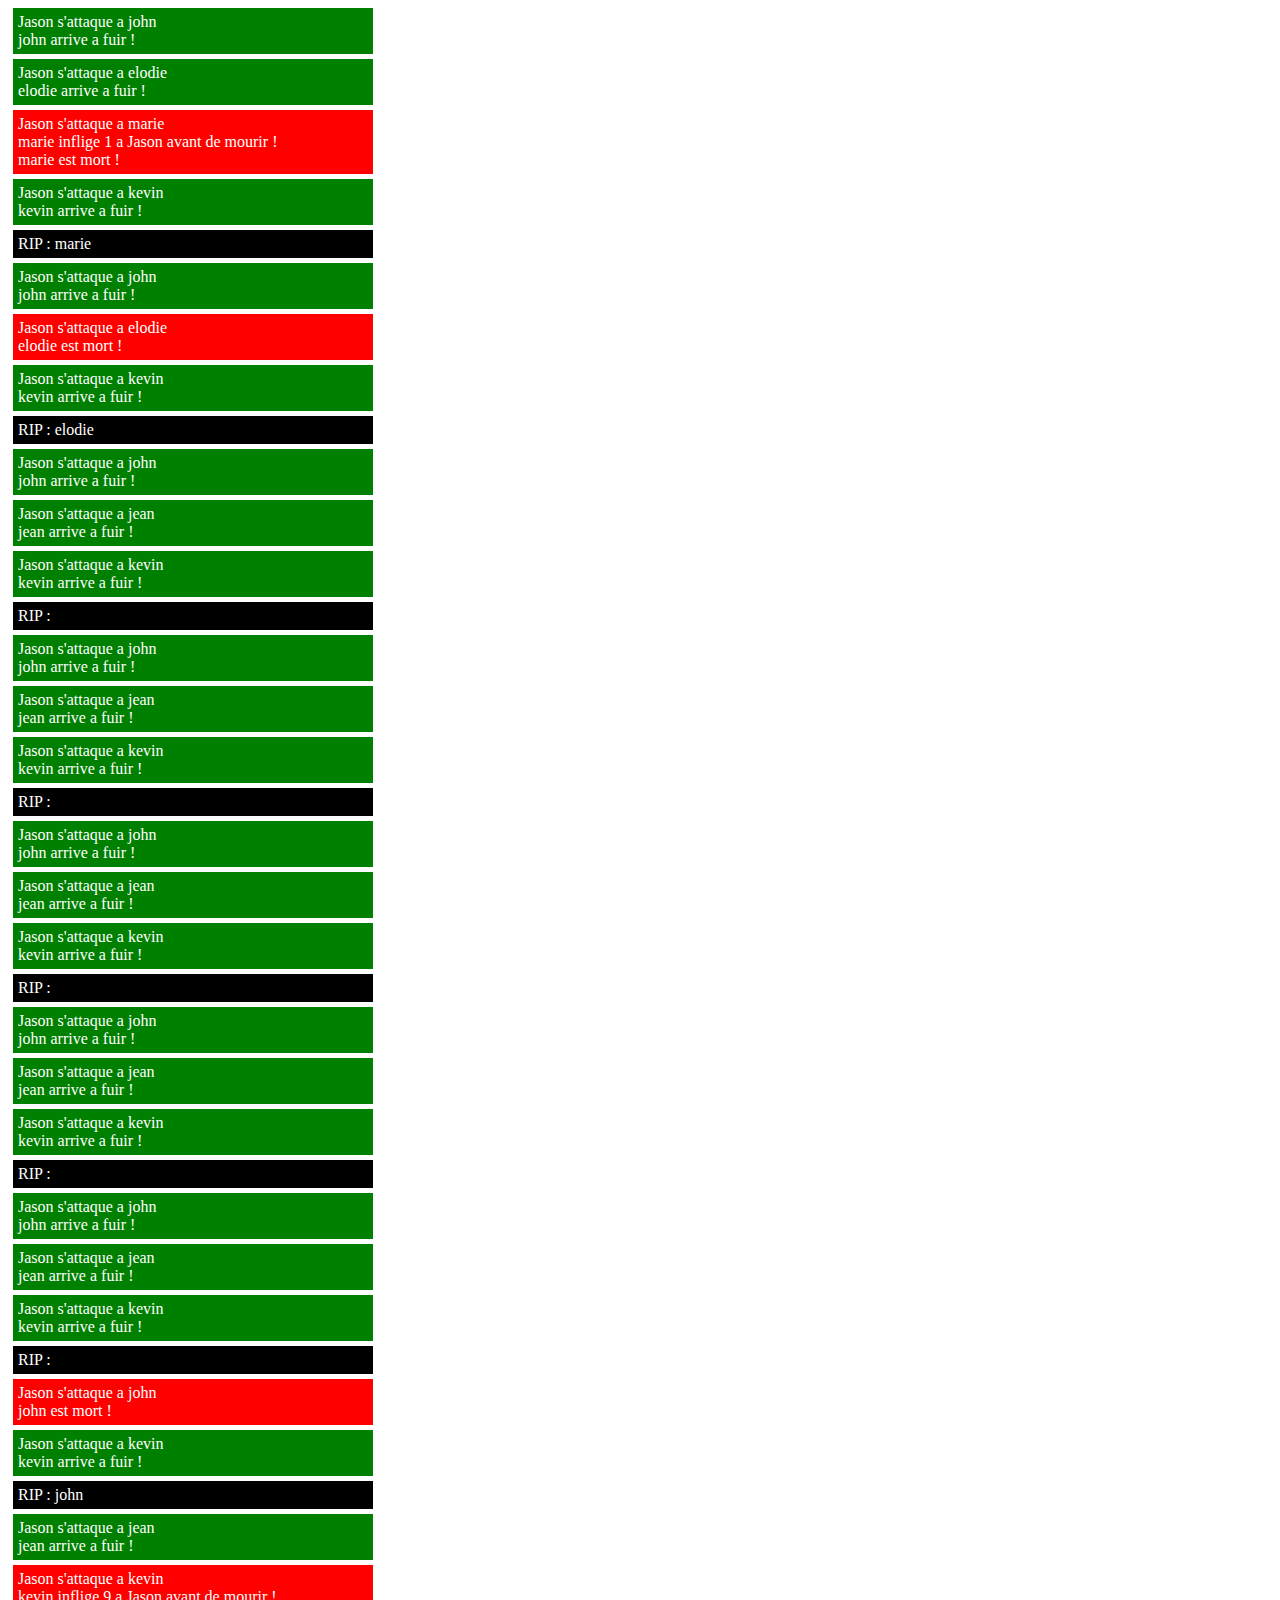
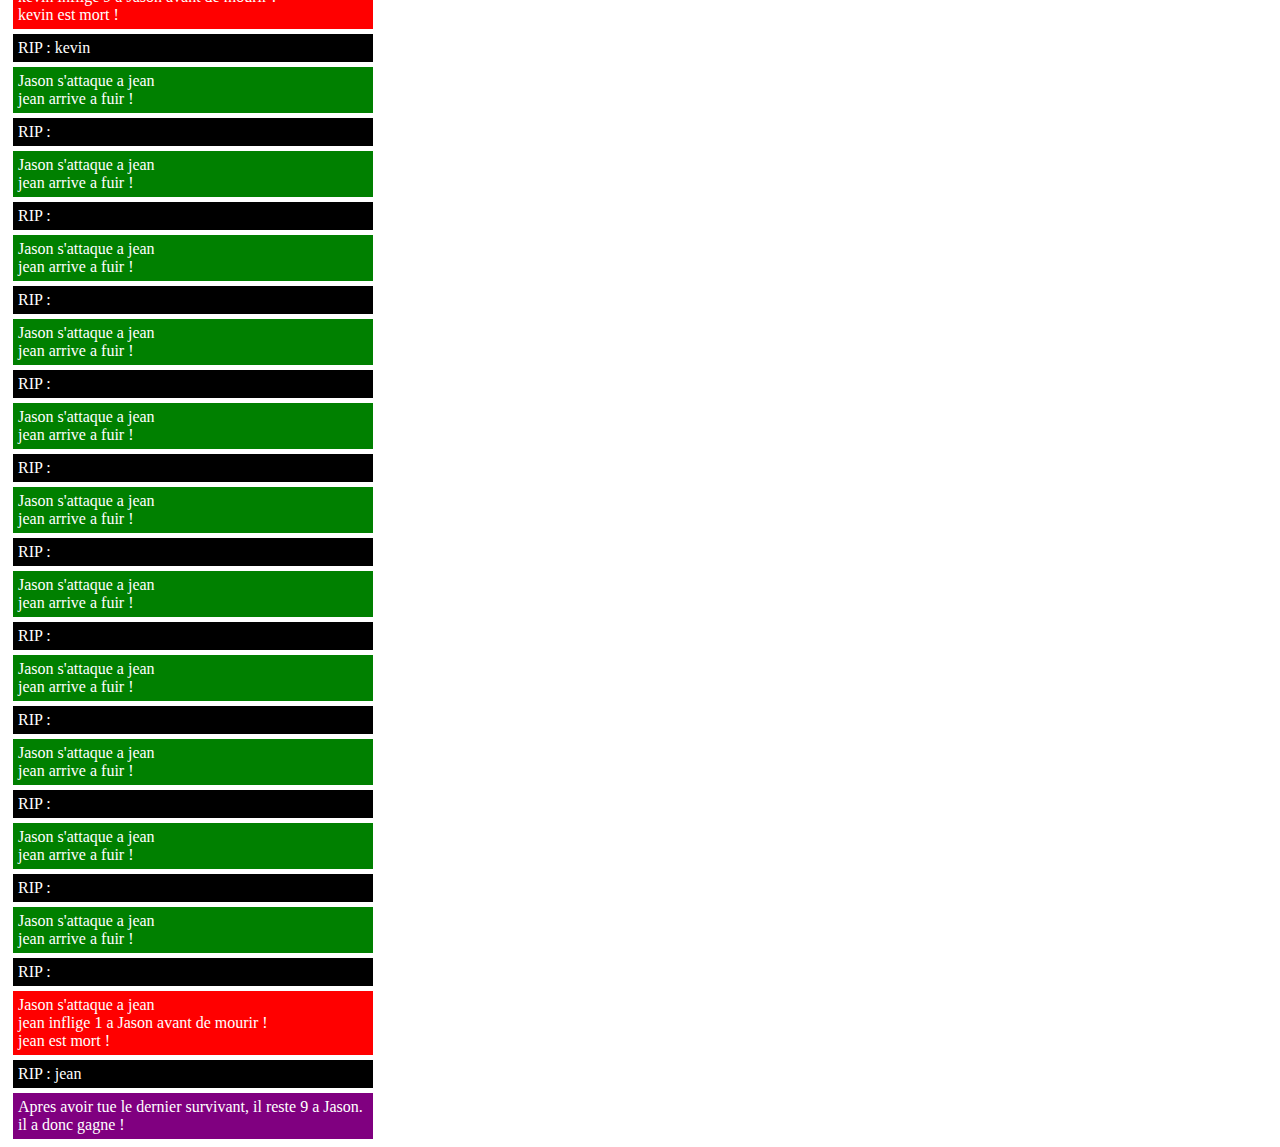
<file: courJavascript/index.html>
<!DOCTYPE html>
<html lang="fr">
<head>
    <meta charset="UTF-8">
    <meta name="viewport" content="width=device-width, initial-scale=1.0">
    <title>Document</title>
</head>
<body>   

    
    <script type="text/javascript" src="main2.js"></script>
</body>
</html>
</file>
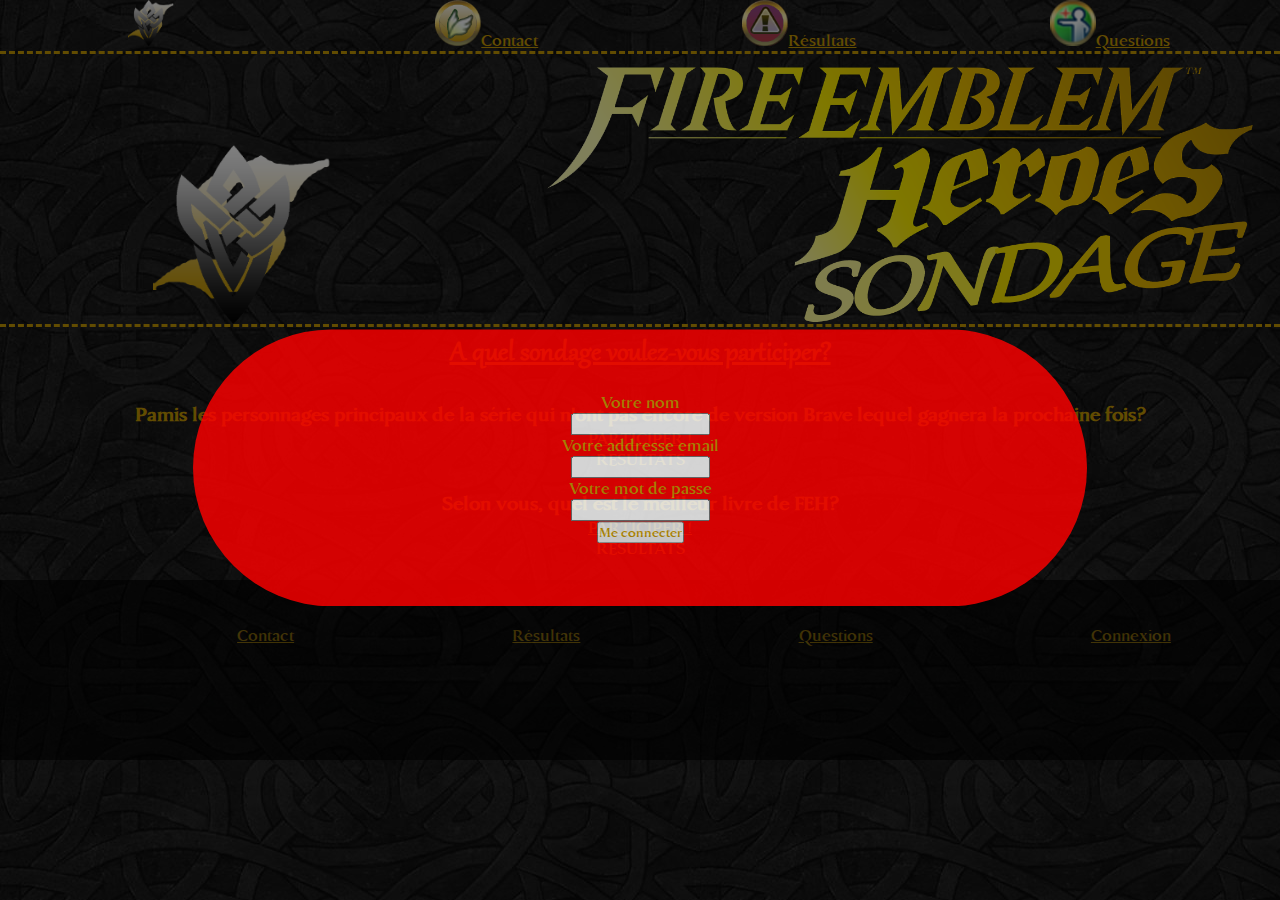
<file: fil-rouge-A2/index.html>
<!DOCTYPE html>
<html lang="fr">
<head>
    <meta charset="UTF-8">
    <meta name="viewport" content="width=device-width, initial-scale=1.0">
    <link rel="stylesheet" href="css/style.css">
    <title>FEH Sondage</title>
</head>
<body>
    <header id="coSql">
        <div class="menu txtMenu"> 
            <li>
                <a href="index.html"><img src="img/logo2.png" alt="logo de FEH Sondage"></a>
            </li>
            
            <li>    
                <a href="formulaire.html" class="m_con"><img src="img/icons/lien.png" alt="icon contact">Contact</a>
            </li>
            <li>   
                <a href="results.html" class="m_res"><img src="img/icons/new.png" alt="icon resultat">Résultats</a>
            </li>
            <li>
                <a href="introdutcion.html" class="m_acc"><img src="img/icons/questions.png" alt="icon questions">Questions</a>
            </li>
        </div>
        <div class="bann">
            <img src="img/logo2.png" alt="logo de FEH Sondage" class="logoBan">
        </div>
    </header>
    <main>
        <h1>A quel sondage voulez-vous participer?</h1>
        <br>
        <div id="sondage sondage1" class="fini">
            <h3>Pamis les personnages principaux de la série qui n'ont pas encore de version Brave lequel gagnera la prochaine fois?</h3>
            <a href="Sondage1.html">PARTICIPER !</a>
            <p>RESULTATS</p>
        </div>
        <br>
        <div id="sondage sondage2">
            <h3>Selon vous, quel est le meilleur livre de FEH?</h3>
            <a href="Sondage2.html">PARTICIPER !</a>
            <p>RESULTATS</p>
        </div>

    </main>
    <br>
    <footer>
        <div class="menu"> 
            <li>    
                <a href="formulaire.html" class="m_con">Contact</a>
            </li>
            <li>   
                <a href="results.html" class="m_res">Résultats</a>
            </li>
            <li>
                <a href="introdutcion.html" class="m_acc">Questions</a>
            </li>
            <li>
                <a href="connexion.html" class="m_acc">Connexion</a>
            </li>
        </div>
    </footer>
    <script src="js/jquery-3.4.1.min.js"></script>
    <script src="js/TweenMax.min.js"></script>
    <script type="text/javascript" src="js/monscript.js"></script>
</body>
</html>
</file>
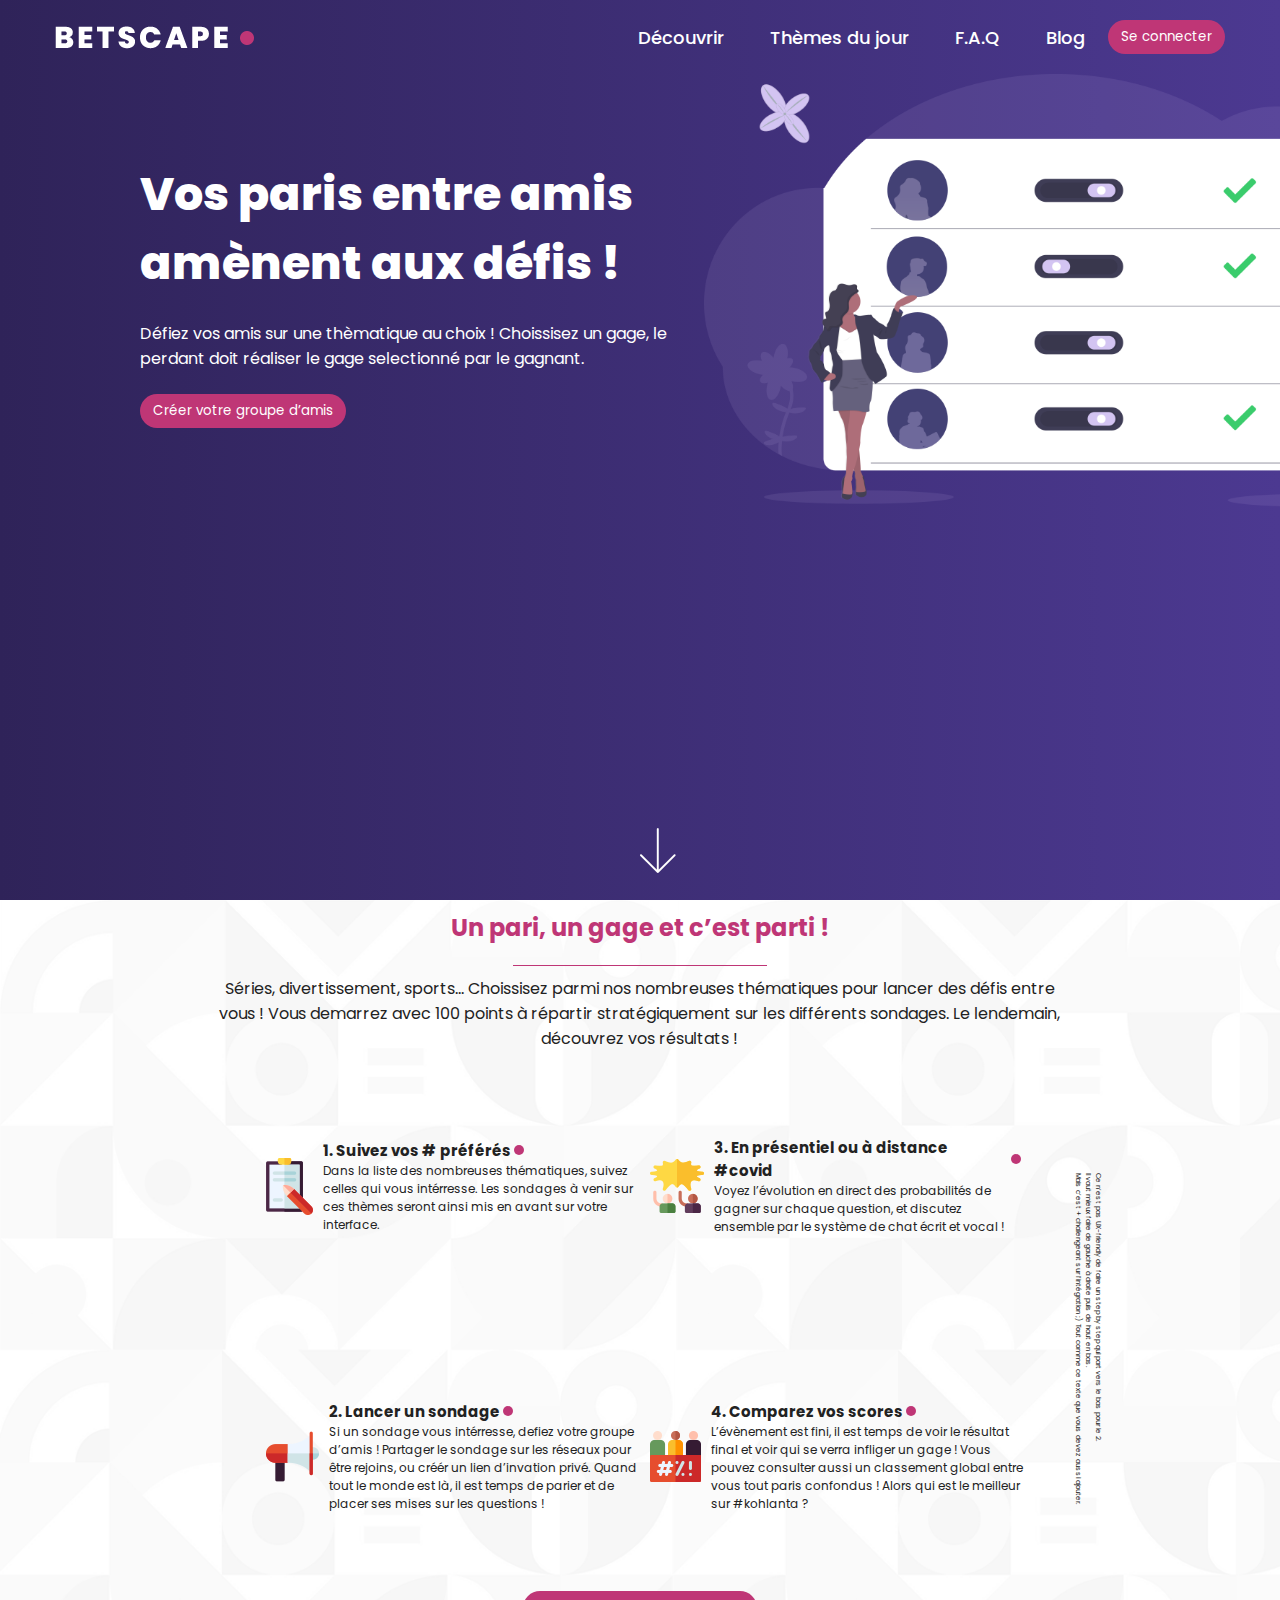
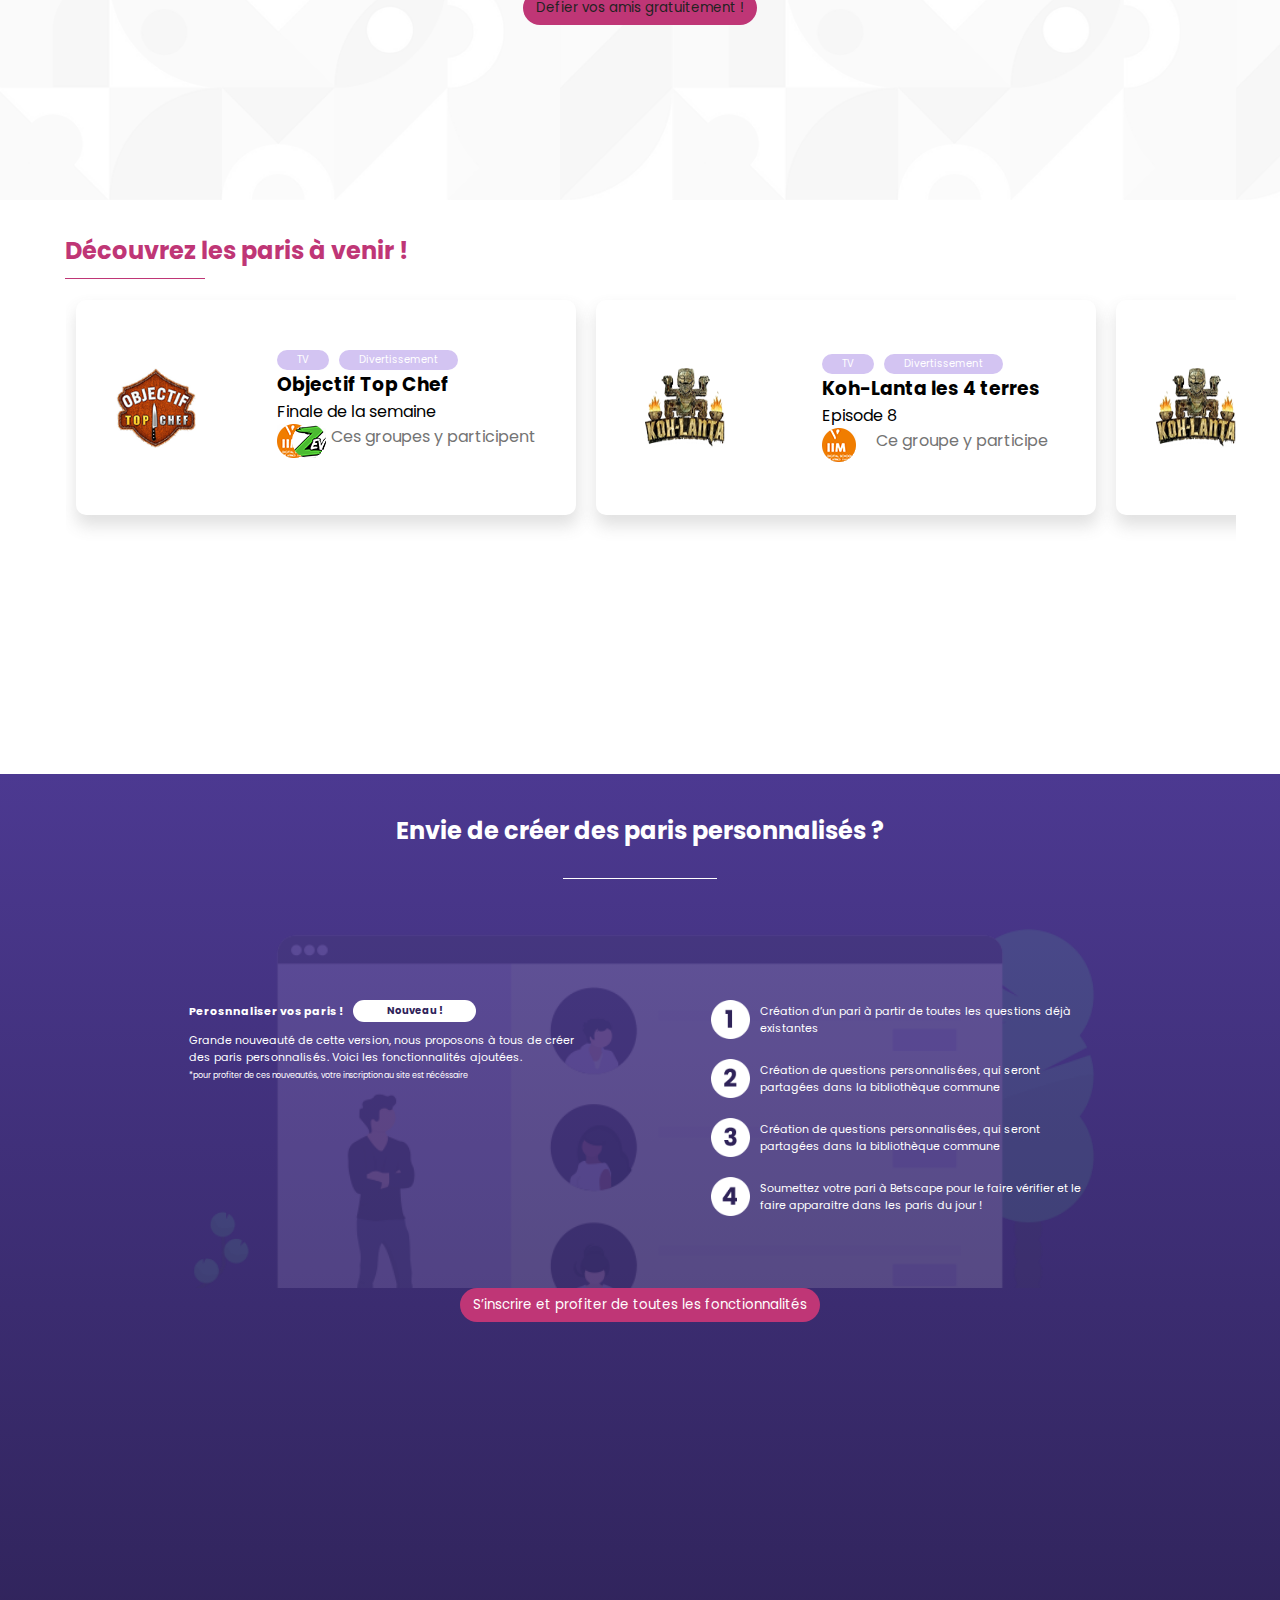
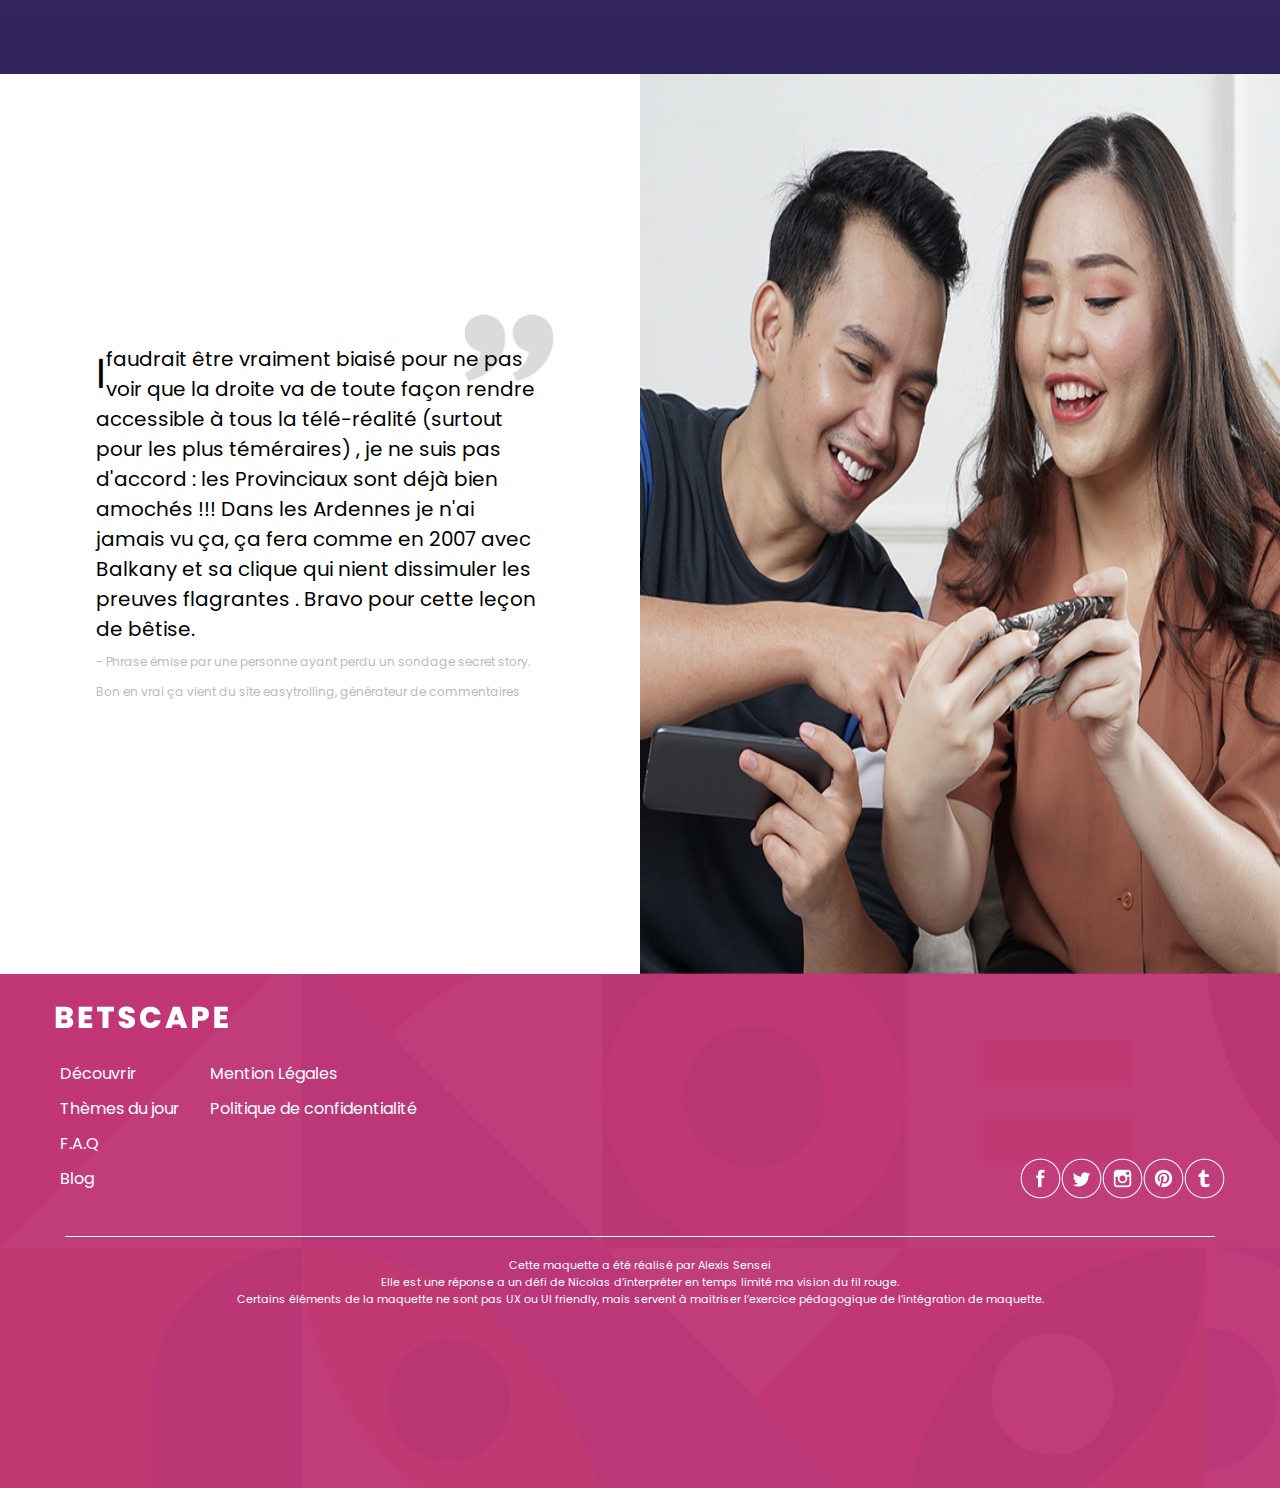
<file: fil_rouge_Integration-assets/index.html>
<!DOCTYPE html>
<html lang="fr">

<head>
    <meta charset="UTF-8">
    <meta name="viewport" content="width=device-width, initial-scale=1.0">
    <link href="https://fonts.googleapis.com/css2?family=Poppins:wght@500&display=swap" rel="stylesheet">
    <link rel="stylesheet" href="css/style.css">
    <title>Document</title>
</head>

<body>
    <header id="headerInte">
        <div class="menuHeader">
            <img src="img/BETSCAPE.png" alt="logo de Betscape">
            <ul>
                <li><a href="#">Découvrir</a> </li>
                <li><a href="#">Thèmes du jour</a> </li>
                <li><a href="#">F.A.Q</a> </li>
                <li><a href="#">Blog</a> </li>
                <button>
                    <p class="buttP">Se connecter</p>
                </button>
            </ul>

        </div>
        <article class="intro">
            <section class="introTxt">
                <h1>Vos paris entre amis
                    amènent aux défis !</h1>
                <p>
                    Défiez vos amis sur une thèmatique au choix !
                    Choissisez un gage, le perdant doit réaliser
                    le gage selectionné par le gagnant.
                </p>
                <button>
                    <p class="buttP">Créer votre groupe d’amis</p>
                </button>
            </section>
            <section class="introImg">
                <img src="img/header.png" alt="">
            </section>
        </article>
        <article class="fleche">
            <img src="img/down-arrow.png" alt="flêche vers le bas">

        </article>
    </header>
    <main>
        <article class="daRules">
            <section class="partUn">
                <h2>Un pari, un gage et c’est parti !</h2>
                <hr style="height:1px; width:30%; background-color: #bf3676; border: 0; ">
                <p>
                    Séries, divertissement, sports... Choissisez parmi nos
                    nombreuses thématiques pour lancer des défis entre vous ! Vous
                    demarrez avec 100 points à répartir stratégiquement sur les
                    différents sondages. Le lendemain, découvrez vos résultats !
                </p>
            </section>
            <section class="partDeux">


                <div class="daRule">
                    <img src="img/petition.png" alt="">
                    <div class="machin">
                        <div class="titreR">
                            <h3>1. Suivez vos # préférés</h3>
                            <div class="cercleR"></div>
                        </div>

                        <p>
                            Dans la liste des nombreuses thématiques, suivez celles qui vous intérresse. Les
                            sondages à venir sur ces thèmes seront ainsi mis en avant sur votre interface.
                        </p>
                    </div>
                </div>

                <div class="daRule">
                    <img src="img/megaphone.png" alt="">
                    <div class="machin">
                        <div class="titreR">
                            <h3>2. Lancer un sondage</h3>
                            <div class="cercleR"></div>
                        </div>

                        <p>
                            Si un sondage vous intérresse, defiez votre groupe d’amis ! Partager le sondage sur
                            les réseaux pour être rejoins, ou créér un lien d’invation privé. Quand tout le monde
                            est là, il est temps de parier et de placer ses mises sur les questions !
                        </p>
                    </div>
                </div>

                <div class="daRule">
                    <img src="img/protest.png" alt="">
                    <div class="machin">
                        <div class="titreR">
                            <h3>3. En présentiel ou à distance #covid</h3>
                            <div class="cercleR"></div>
                        </div>

                        <p>
                            Voyez l’évolution en direct des probabilités de gagner sur chaque question, et
                            discutez ensemble par le système de chat écrit et vocal !
                        </p>
                    </div>
                </div>

                <div class="daRule">
                    <img src="img/scores.png" alt="">
                    <div class="machin">
                        <div class="titreR">
                            <h3>4. Comparez vos scores</h3>
                            <div class="cercleR"></div>
                        </div>

                        <p>
                            L’évènement est fini, il est temps de voir le résultat final et voir qui se verra
                            infliger un gage ! Vous pouvez consulter aussi un classement global entre vous tout
                            paris confondus ! Alors qui est le meilleur sur #kohlanta ?
                        </p>
                    </div>
                </div>

                <p class="criticTourn">
                    Ce n’est pas UX-friendly de faire un step by step qui part vers le bas pour le 2. <br>
                    Il vaut mieux faire de gauche à droite puis de haut en bas. <br>
                    Mais c’est + challengeant sur l’intégration ;) Tout comme ce texte que vous devez aussi ajouter.
                </p>

            </section>
            <button>
                <p class="buttDeux">Defier vos amis gratuitement !</p>
            </button>
        </article>

        <article class="carou">
            <h2>Découvrez les paris à venir !</h2>
            <hr style="height:1px; width:12%; background-color: #bf3676; border: 0; ">
            <section id="slider">
                <div id="block_slider">
                    <a href="">
                        <div class="block_img_slide">
                            <img class="logoEmi" src="img/logo-top-chef.png" alt="">
                            <div class="descSlid">
                                <div class="mediaDiff">
                                    <p class="mediaS">TV</p>
                                    <p class="mediaS">Divertissement</p>
                                </div>
                                <h3>Objectif Top Chef</h3>
                                <p>Finale de la semaine</p>
                                <div class="participant">
                                    <div class="partiImg">
                                        <img src="img/logo-iim.png" alt="">
                                        <img class="imgDeux" src="img/logo-zevent.png" alt="">
                                    </div>

                                    <p> Ces groupes y participent</p>
                                </div>
                            </div>
                        </div>
                    </a>
                    <a href="">
                        <div class="block_img_slide">
                            <img class="logoEmi" src="img/logo-koh-lanta.png" alt="">
                            <div class="descSlid">
                                <div class="mediaDiff">
                                    <p class="mediaS">TV</p>
                                    <p class="mediaS">Divertissement</p>
                                </div>
                                <h3>Koh-Lanta les 4 terres</h3>
                                <p>Episode 8</p>
                                <div class="participant">
                                    <img src="img/logo-iim.png" alt="" class="partiImg">
                                    <p> Ce groupe y participe</p>
                                </div>
                            </div>
                        </div>
                    </a>
                    <a href="">
                        <div class="block_img_slide">
                            <img class="logoEmi" src="img/logo-koh-lanta.png" alt="">
                            <div class="descSlid">
                                <div class="mediaDiff">
                                    <p class="mediaS">TV</p>
                                    <p class="mediaS">Divertissement</p>
                                </div>
                                <h3>Koh-Lanta les 4 terres</h3>
                                <p>Episode 9</p>
                                <div class="participant">
                                    <div class="partiImg">
                                        <img src="img/logo-emlv.png" alt="" class="partiImg">
                                        <img class="imgDeux" src="img/logo-iim.png" alt="">
                                    </div>

                                    <p> Ces groupes y participent</p>
                                </div>
                            </div>
                        </div>
                    </a>

                </div>
            </section>
        </article>

        <article class="crea">
            <h2>Envie de créer des paris personnalisés ?</h2>
            <hr style="height:1px; width:12%; background-color: white; border: 0; margin-bottom: 50px;">
            <div class="contPers">
                <div class="persona">
                    <div class="titPers">
                        <h4>Perosnnaliser vos paris !</h4>
                        <p class="newProp">Nouveau !</p>
                    </div>
                    <p>
                        Grande nouveauté de cette version, nous proposons à tous de créer
                        des paris personnalisés. Voici
                        les fonctionnalités ajoutées. <br>
                        <span class="annotat">
                            *pour profiter de ces nouveautés, votre
                            inscription au site est nécéssaire
                        </span>
                    </p>
                </div>
                <ul class="etapPers">
                    <li>
                        <img src="img/eli1.png" alt="">
                        <p>Création d’un pari à partir de toutes les questions déjà
                            existantes
                        </p>
                    </li>
                    <li>
                        <img src="img/eli2.png" alt="">
                        <p>
                            Création de questions personnalisées, qui seront partagées dans
                            la bibliothèque commune
                        </p>
                    </li>
                    <li>
                        <img src="img/eli3.png" alt="">
                        <p>
                            Création de questions personnalisées, qui seront partagées dans
                            la bibliothèque commune
                        </p>
                    </li>
                    <li>
                        <img src="img/eli4.png" alt="">
                        <p>
                            Soumettez votre pari à Betscape pour le faire vérifier et le
                            faire apparaitre dans les paris du jour !
                        </p>
                    </li>
                </ul>
            </div>
            <button>
                <p>S’inscrire et profiter de toutes les fonctionnalités</p>
            </button>
        </article>

        <article class="feedback">
            <div class="feedRet">
                <p>l faudrait être vraiment biaisé pour ne pas voir que la droite va de
                    toute façon rendre accessible à tous la télé-réalité (surtout pour les
                    plus téméraires) , je ne suis pas d'accord : les Provinciaux sont déjà
                    bien amochés !!! Dans les Ardennes je n'ai jamais vu ça, ça fera comme
                    en 2007 avec Balkany et sa clique qui nient dissimuler les preuves
                    flagrantes . Bravo pour cette leçon de bêtise. <br>
                    <span class="expRet">- Phrase émise par une personne ayant perdu un sondage
                        secret story. Bon en vrai ça vient du site easytrolling, générateur de
                        commentaires</span>
                    <img src="img/quote.png" alt="">
                </p>

            </div>
            <img src="img/joueurs.png" alt="">
        </article>
    </main>
    <footer>
        <a href="#headerInte"><img src="img/BETSCAPE-footer.png" alt=""></a>
        <div class="contactFoot">
            <div class="menuFoot">
                <a href="">Découvrir</a>
                <a href="">Thèmes du jour</a>
                <a href="">F.A.Q</a>
                <a href="">Blog</a>
                <a href="">Mention Légales</a>
                <a href="">Politique de confidentialité</a>
            </div>
            <div class="resoFoot">
                <a href=""><img src="img/Facebook.png" alt=""></a>
                <a href=""><img src="img/Twitter.png" alt=""></a>
                <a href=""><img src="img/Instagram.png" alt=""></a>
                <a href=""><img src="img/Pintrest.png" alt=""></a>
                <a href=""><img src="img/Tumblr.png" alt=""></a>
            </div>
        </div>
        <div class="hrCentered">
            <hr style="height:1px; width:100%; background-color: white; border: 0; ">
        </div>
        

        <p class="endWord">
            Cette maquette a été réalisé par Alexis Sensei <br>
            Elle est une réponse a un défi de Nicolas d’interpréter en temps limité ma vision du fil rouge. <br>
            Certains éléments de la maquette ne sont pas UX ou UI friendly, mais servent à maitriser l’exercice 
            pédagogique de l’intégration de maquette.
        </p>
    </footer>

</body>

</html>
</file>
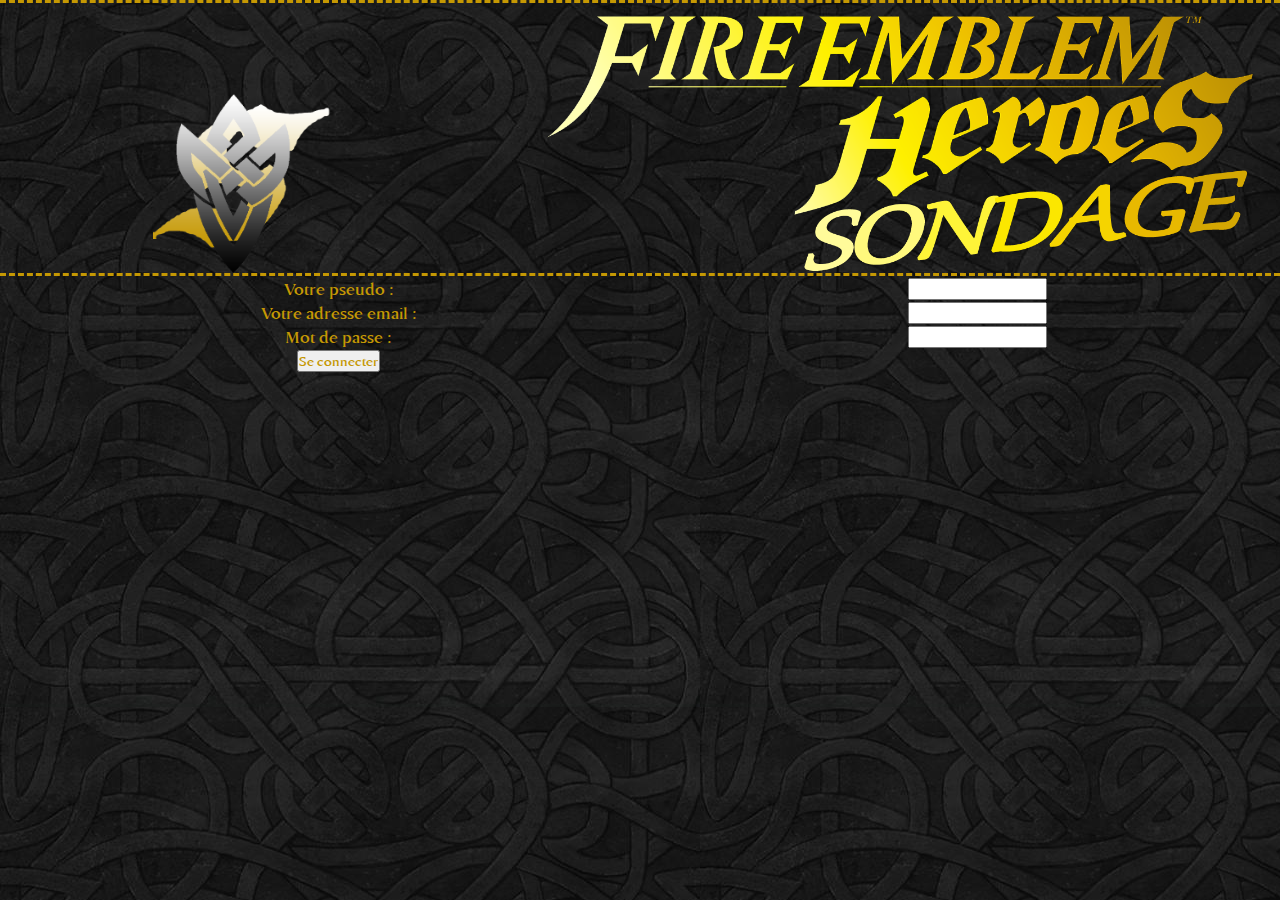
<file: fil-rouge-A2/connexion.html>
<!DOCTYPE html>
<html lang="fr">
<head>
    <meta charset="UTF-8">
    <meta name="viewport" content="width=device-width, initial-scale=1.0">
    <link rel="stylesheet" href="css/style.css">
    <title>Document</title>
</head>
<body>
    <header>
        <div class="bann">
            <img src="img/logo2.png" alt="logo de FEH Sondage" class="logoBan">
        </div>
    </header>

    <main>
        <table class="formC">
            <tr>
                <td>
                    <label for="pseudo">Votre pseudo :</label>
                </td>
                <td>
                    <input name="newPseudo" required></input>
                </td>
            </tr>
            <tr>
                <td>
                    <label for="mail">Votre adresse email :</label>
                </td>
                <td>
                    <input type="mail" name="newMail" required></input>
                </td>
            </tr>
            <tr>
                <td>
                    <label for="mdp">Mot de passe :</label>
                </td>
                <td>
                    <input type="password" name="newMdp" id="mdp" required>
                </td>
            </tr>
            <tr>
                <td><a href="index.html"><input type="submit" value="Se connecter"></a></td>
            </tr>
            
        </table>
    </main>

</body>
</html>
</file>
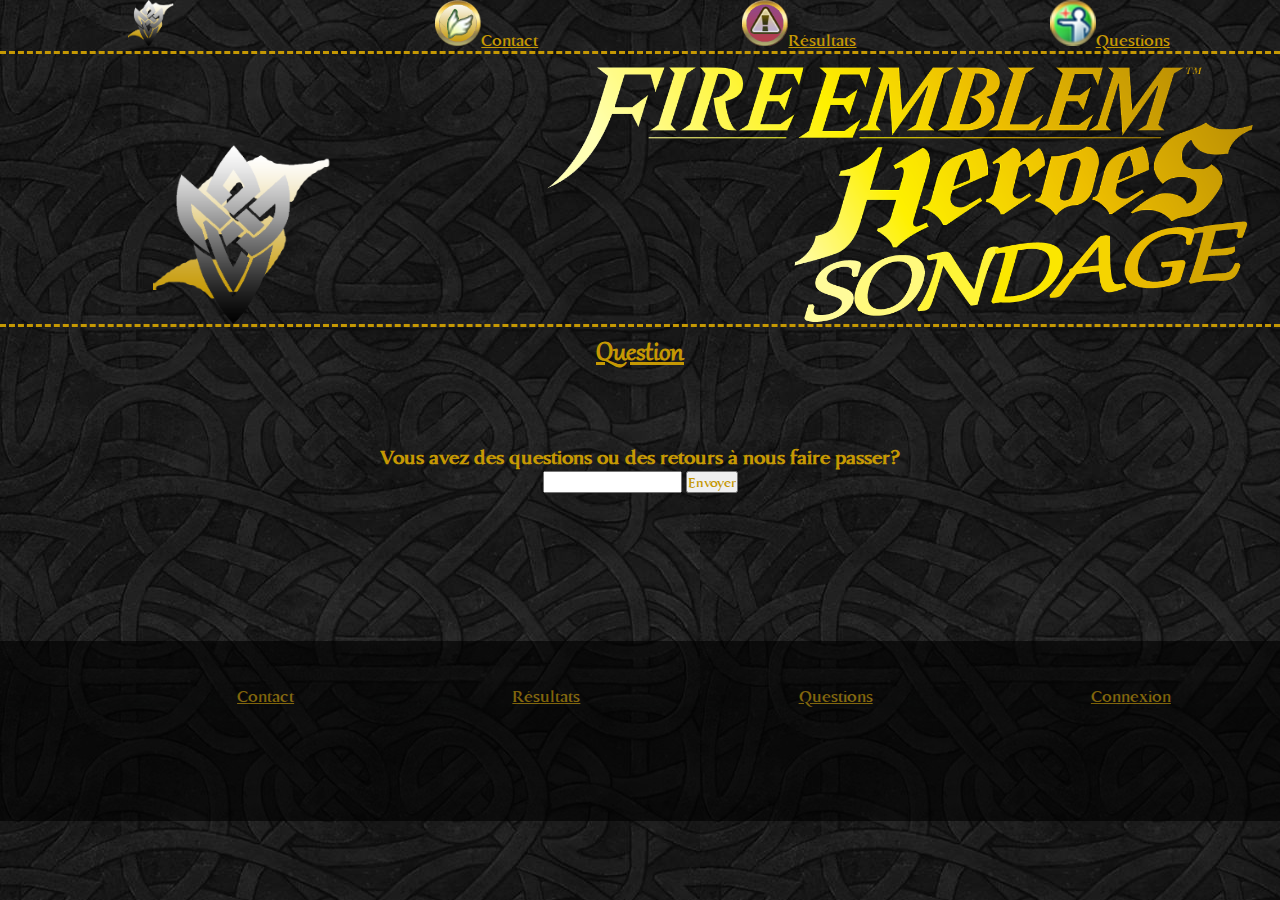
<file: fil-rouge-A2/formulaire.html>
<!DOCTYPE html>
<html lang="fr">
<head>
    <meta charset="UTF-8">
    <meta name="viewport" content="width=device-width, initial-scale=1.0">
    <link rel="stylesheet" href="css/style.css">
    <title>FEH Sondage</title>
</head>
<body>
    <header id="coSql oopsCoId">
        <div class="menu txtMenu"> 
            <li>
                <a href="index.html"><img src="img/logo2.png" alt="logo de FEH Sondage"></a>
            </li>
            
            <li>    
                <a href="formulaire.html" class="m_con"><img src="img/icons/lien.png" alt="icon contact">Contact</a>
            </li>
            <li>   
                <a href="results.html" class="m_res"><img src="img/icons/new.png" alt="icon resultat">Résultats</a>
            </li>
            <li>
                <a href="introdutcion.html" class="m_acc"><img src="img/icons/questions.png" alt="icon questions">Questions</a>
            </li>
        </div>
        <div class="bann">
            <img src="img/logo2.png" alt="logo de FEH Sondage" class="logoBan">
        </div>
        <h1>Question</h1>
    </header>
    <main>
        <div class="formu">
            <h3>Vous avez des questions ou des retours à nous faire passer?</h3>
            <input type="text" name="retour" id="" required>
            <input type="button" value="Envoyer">
        </div>
    </main>
    <br>
    <br>
    <br>
    <br>
    <footer>
        <div class="menu"> 
            <li>    
                <a href="formulaire.html" class="m_con">Contact</a>
            </li>
            <li>   
                <a href="results.html" class="m_res">Résultats</a>
            </li>
            <li>
                <a href="introdutcion.html" class="m_acc">Questions</a>
            </li>
            <li>
                <a href="connexion.html" class="m_acc">Connexion</a>
            </li>
        </div>
    </footer>
    
</body>
</html>
</file>
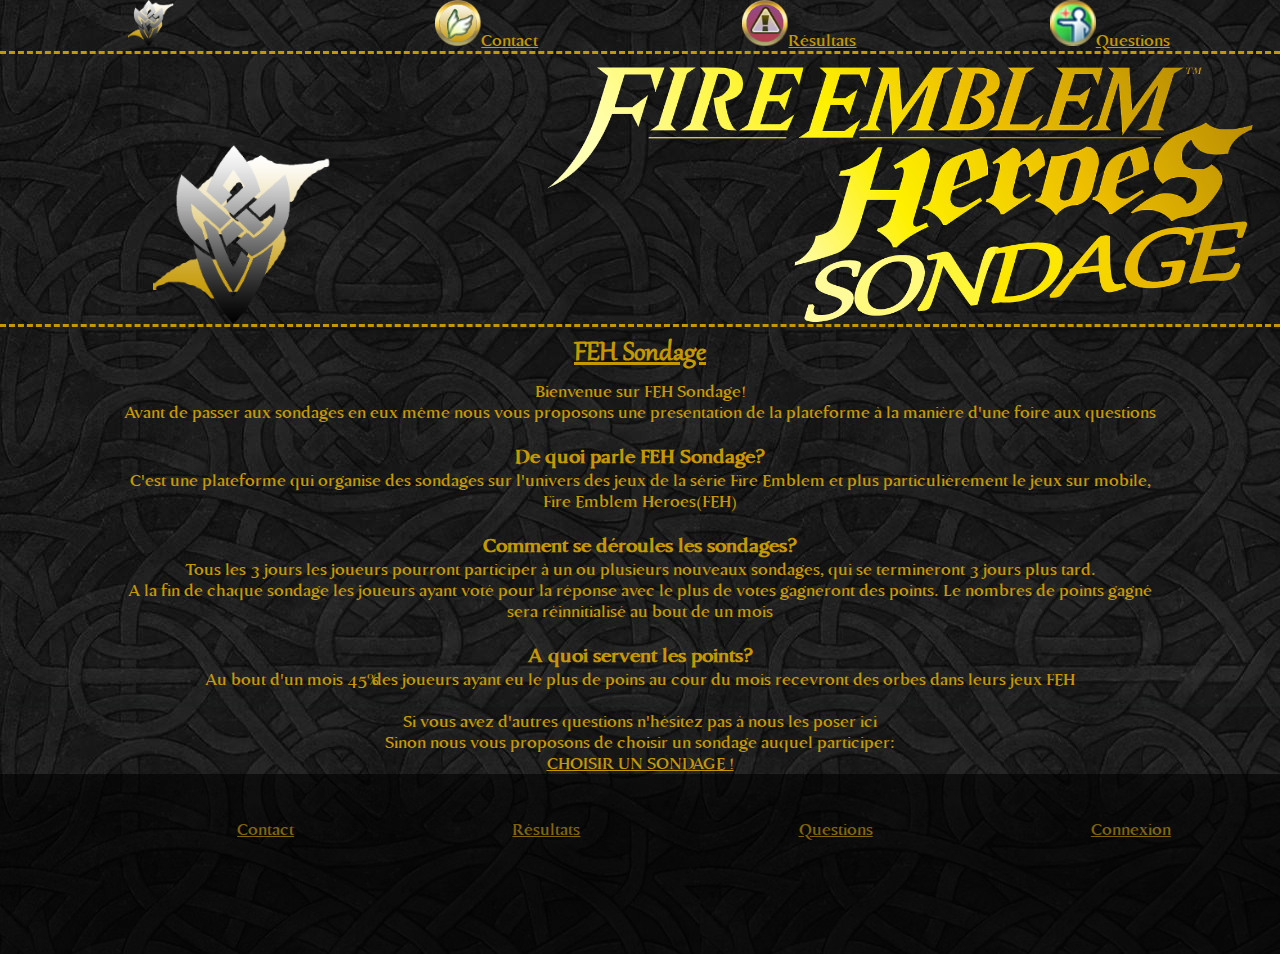
<file: fil-rouge-A2/introdutcion.html>
<!DOCTYPE html>
<html lang="en">
<head>
    <meta charset="UTF-8">
    <meta name="viewport" content="width=device-width, initial-scale=1.0">
    <link rel="stylesheet" href="css/style.css">
    <title>FEH Sondage</title>
</head>
<body>
    <header>
        <div class="menu txtMenu"> 
            <li>
                <a href="index.html"><img src="img/logo2.png" alt=""></a>
            </li>
            
            <li>    
                <a href="formulaire.html" class="m_con"><img src="img/icons/lien.png" alt="icon contact">Contact</a>
            </li>
            <li>   
                <a href="results.html" class="m_res"><img src="img/icons/new.png" alt="icon resultat">Résultats</a>
            </li>
            <li>
                <a href="introdutcion.html" class="m_acc"><img src="img/icons/questions.png" alt="icon questions">Questions</a>
            </li>
        </div>
        <div class="bann">
            <img src="img/logo2.png" alt="logo de FEH Sondage" class="logoBan">
        </div>
    </header>
    <main class="intro">
        <h1>FEH Sondage</h1>
        <p>Bienvenue sur FEH Sondage!</p>
        <p>Avant de passer aux sondages en eux même nous vous proposons une presentation de la plateforme à la manière d'une foire aux questions</p>
        <br>
        <ul>
            <li>
                <h3>De quoi parle FEH Sondage?</h3>
            </li>
            <p>C'est une plateforme qui organise des sondages sur l'univers des jeux de la série Fire Emblem et plus particulièrement le jeux sur mobile, Fire Emblem Heroes(FEH)</p>
            <br>
            <li>
                <h3>Comment se déroules les sondages?</h3>
            </li>
            <p>Tous les 3 jours les joueurs pourront participer à un ou plusieurs nouveaux sondages, qui se termineront 3 jours plus tard. </p>
            <p>A la fin de chaque sondage les joueurs ayant voté pour la réponse avec le plus de votes gagneront des points. Le nombres de points gagné sera réinnitialisé au bout de un mois </p>    
            <br>
            <li>
                <h3>A quoi servent les points?</h3>
            </li>
            <p>Au bout d'un mois 45% des joueurs ayant eu le plus de poins au cour du mois recevront des orbes dans leurs jeux FEH</p>
        </ul>
        <br>
        <p>Si vous avez d'autres questions n'hésitez pas à nous les poser <span><a href="contacte.html"></a>ici</span></p>
        <p>Sinon nous vous proposons de choisir un sondage auquel participer: </p>
        <a href="index.html" class="letsGo">CHOISIR UN SONDAGE !</a>

        
        
    </main>

    <footer>
        <div class="menu"> 
            <li>    
                <a href="formulaire.html" class="m_con">Contact</a>
            </li>
            <li>   
                <a href="results.html" class="m_res">Résultats</a>
            </li>
            <li>
                <a href="introdutcion.html" class="m_acc">Questions</a>
            </li>
            <li>
                <a href="connexion.html" class="m_acc">Connexion</a>
            </li>
        </div>
    </footer>
</body>
</html>
</file>
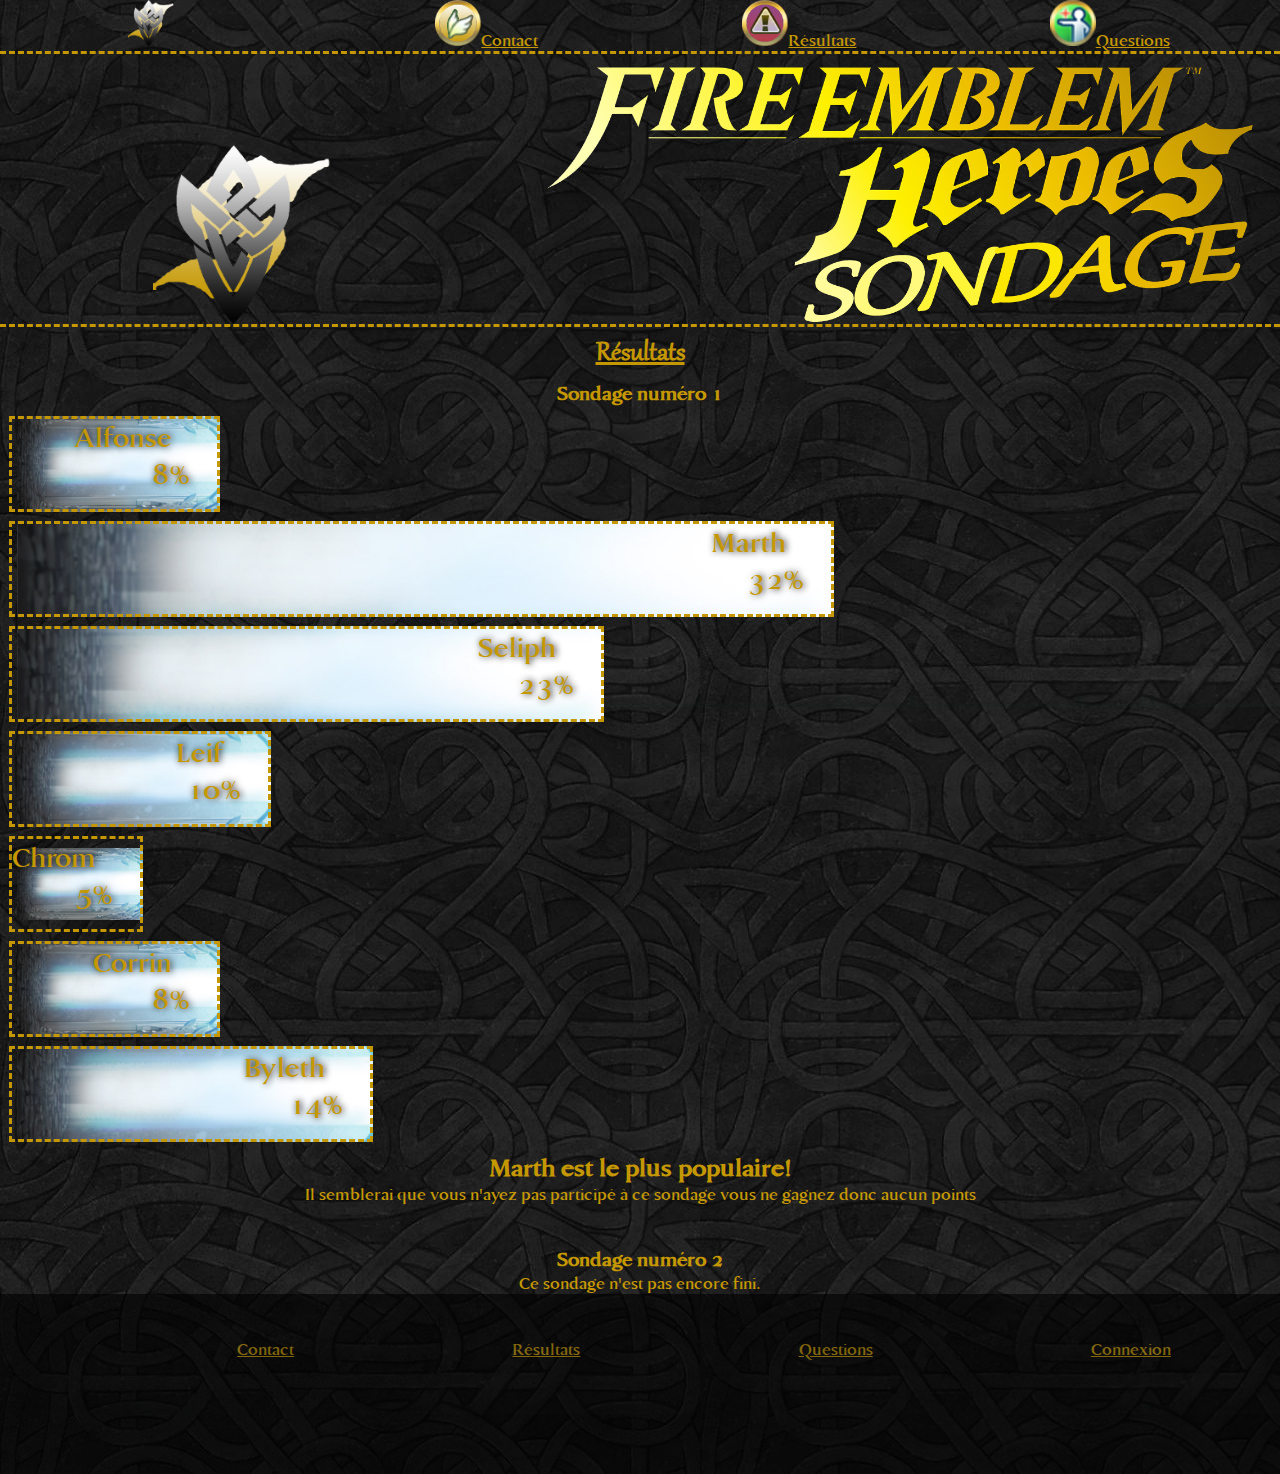
<file: fil-rouge-A2/results.html>
<!DOCTYPE html>
<html lang="fr">
<head>
    <meta charset="UTF-8">
    <meta name="viewport" content="width=device-width, initial-scale=1.0">
    <link rel="stylesheet" href="css/style.css">
    <title>FEH Sondage</title>
</head>
<body>
    <header>
        <div class="menu txtMenu"> 
            <li>
                <a href="index.html"><img src="img/logo2.png" alt="logo de FEH Sondage"></a>
            </li>
            
            <li>    
                <a href="formulaire.html" class="m_con"><img src="img/icons/lien.png" alt="icon contact">Contact</a>
            </li>
            <li>   
                <a href="results.html" class="m_res"><img src="img/icons/new.png" alt="icon resultat">Résultats</a>
            </li>
            <li>
                <a href="introdutcion.html" class="m_acc"><img src="img/icons/questions.png" alt="icon questions">Questions</a>
            </li>
        </div>
        <div class="bann">
            <img src="img/logo2.png" alt="logo de FEH Sondage" class="logoBan">
        </div>
        <h1>Résultats</h1>

        


    </header>

    <main>
        <h3>Sondage numéro 1</h3>
        <ul class="resultats res1">
            <li class="resAlf">
                <p>Alfonse</p>
                <p class="pourcent">8%</p>
            </li>
            <li class="resMar">
                <p>Marth</p>
                <p class="pourcent">32%</p>
            </li>
            <li class="resSel">
                <p>Seliph</p>
                <p class="pourcent">23%</p>
            </li>
            <li class="resLei">
                <p>Leif</p>
                <p class="pourcent">10%</p>
            </li>
            <li class="resChr">
                <p>Chrom</p>
                <p class="pourcent">5%</p>
            </li>
            <li class="resCor">
                <p>Corrin</p>
                <p class="pourcent">8%</p>
            </li>
            <li class="resByl">
                <p>Byleth</p>
                <p class="pourcent">14%</p>
            </li>
        </ul>
        <h2>Marth est le plus populaire!</h2>
        <div class="gains no-participation">
            Vous aviez voté pour <span></span> vous avez gagné <span></span>points
        </div>
        <p><span>Il semblerai que vous n'ayez pas participé à ce sondage vous ne gagnez donc aucun points</span></p>


        <br><br>
        
        <h3>Sondage numéro 2</h3>
        <p>Ce sondage n'est pas encore fini.</p>
    </main>

    <footer>
        <div class="menu"> 
            <li>    
                <a href="formulaire.html" class="m_con">Contact</a>
            </li>
            <li>   
                <a href="results.html" class="m_res">Résultats</a>
            </li>
            <li>
                <a href="introdutcion.html" class="m_acc">Questions</a>
            </li>
            <li>
                <a href="connexion.html" class="m_acc">Connexion</a>
            </li>
        </div>
    </footer>
    <script type="text/javascript" src="js/monscript.js"></script>
</body>
</html>
</file>
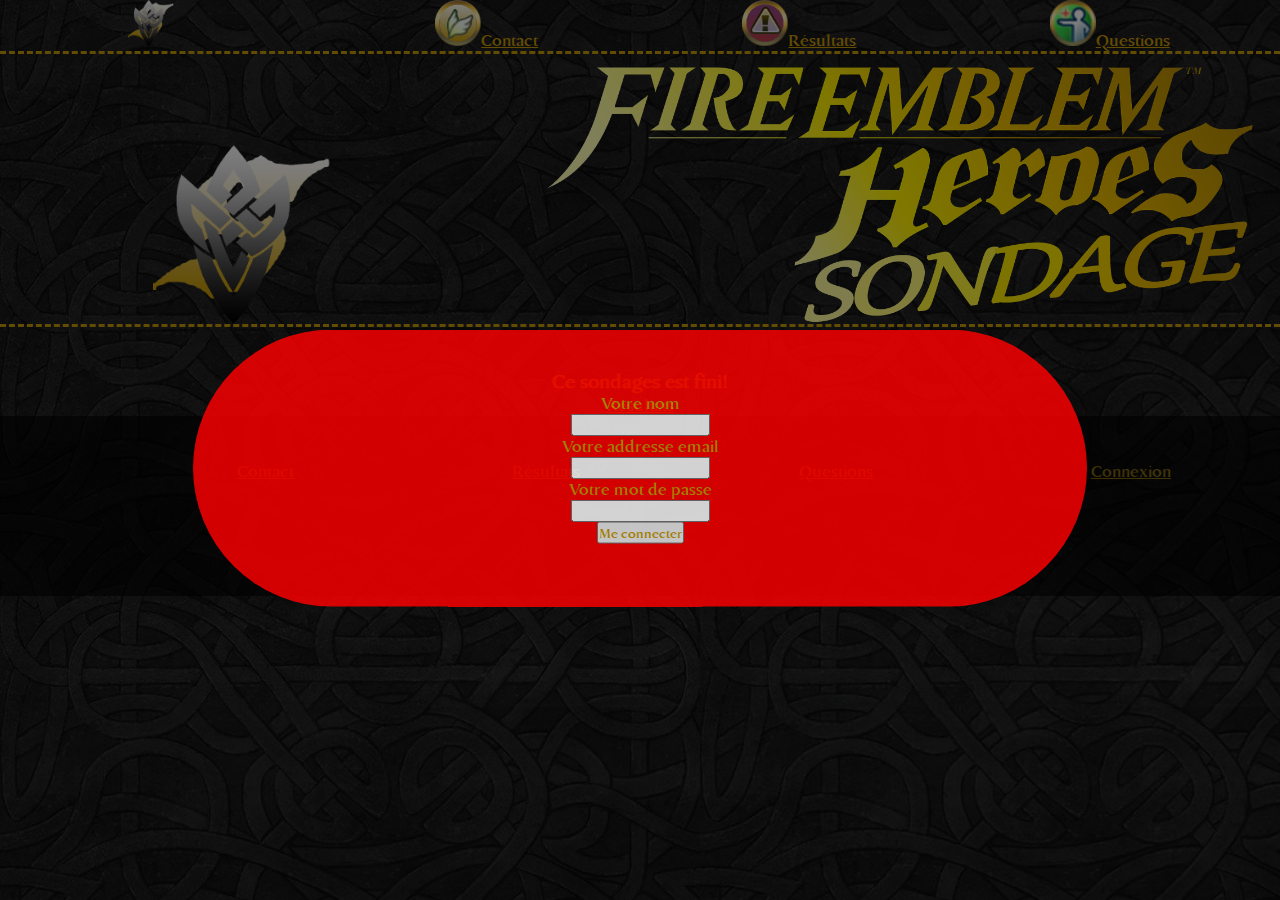
<file: fil-rouge-A2/sondage1.html>
<!DOCTYPE html>
<html lang="fr">
<head>
    <meta charset="UTF-8">
    <meta name="viewport" content="width=device-width, initial-scale=1.0">
    <link rel="stylesheet" href="css/style.css">
    <title>FEH Sondage</title>
</head>
<body>
    <header id="coSql">
        <div class="menu txtMenu"> 
            <li>
                <a href="index.html"><img src="img/logo2.png" alt="logo de FEH Sondage"></a>
            </li>
            
            <li>    
                <a href="formulaire.html" class="m_con"><img src="img/icons/lien.png" alt="icon contact">Contact</a>
            </li>
            <li>   
                <a href="results.html" class="m_res"><img src="img/icons/new.png" alt="icon resultat">Résultats</a>
            </li>
            <li>
                <a href="introdutcion.html" class="m_acc"><img src="img/icons/questions.png" alt="icon questions">Questions</a>
            </li>
        </div>
        <div class="bann">
            <img src="img/logo2.png" alt="logo de FEH Sondage" class="logoBan">
        </div>
    </header>
    <main id="sondage1">
        <!-- <h3>Pamis les personnages principaux de la série qui n'ont pas encore de version Brave lequel gagnera la prochaine fois?</h3>
        <ul class="sond1">
            <li>
                <div id="rep">
                    <button type="submit">
                        <div class="fondRep0 fondRep11 fini">
                            <div class="miniRep0 miniRep11 fini">
                                <p>Alfonse</p>
                            </div>
                        </div>
                    </button>
                </div>
            </li>
            <li>
                <div id="rep">
                    <button type="submit">
                        <div class="fondRep0 fondRep12 fini">
                            <div class="miniRep0 miniRep12 fini">
                                <p>Marth</p>
                            </div>
                    
                        </div> 
                    </button>
                </div>
            </li>
            <li>
                <div id="rep">
                    <button type="submit">
                        <div class="fondRep0 fondRep13 fini">
                            <div class="miniRep0 miniRep13 fini">
                                <p>Seliph</p>
                            </div>
                        </div>
                    </button>
                </div>  
            </li>
            <li>
                <div id="rep">
                    <button type="submit">
                        <div class="fondRep0 fondRep14 fini">
                            <div class="miniRep0 miniRep14 fini">
                                <p>Leif</p>
                            </div>
                        </div>
                    </button>   
                </div>
            </li>
            <li>
                <div id="rep">
                    <button type="submit">
                        <div class="fondRep0 fondRep15 fini">
                            <div class="miniRep0 miniRep15 fini">
                                <p>Chrom</p>
                            </div>
                        </div>
                    </button>
                </div>
            </li>
            <li>
                <div id="rep">
                    <button type="submit">
                        <div class="fondRep0 fondRep16 fini">
                            <div class="miniRep0 miniRep16 fini">
                                <p>Corrin</p>
                            </div>
                    
                        </div> 
                    </button>
                </div>
            </li>
            <li>
                <div id="rep">
                    <button type="submit">
                        <div class="fondRep0 fondRep17 fini">
                            <div class="miniRep0 miniRep17 fini">
                                <p>Byleth</p>
                            </div>
                    
                        </div> 
                    </button>
                </div>
            </li>
        </ul> -->
        <br id="entreBr"><br>
        <div class="tpsRest">
            <h3>Ce sondages est fini!</h3>
            <!-- <p>Vous pourrez accéder aux résultats dans <span>23H et 45min</span></p> -->
            <a href="results.html" >Résultats</a>
        </div>
    </main>
    <footer>
        <div class="menu"> 
            <li>    
                <a href="formulaire.html" class="m_con">Contact</a>
            </li>
            <li>   
                <a href="results.html" class="m_res">Résultats</a>
            </li>
            <li>
                <a href="introdutcion.html" class="m_acc">Questions</a>
            </li>
            <li>
                <a href="connexion.html" class="m_acc">Connexion</a>
            </li>
        </div>
    </footer>
    




    <script src="js/jquery-3.4.1.min.js"></script>
    <script src="js/TweenMax.min.js"></script>
    <script type="text/javascript" src="js/monscript.js"></script>
    <script type="text/javascript" src="js/sondScript.js"></script>

</body>
</html>
</file>
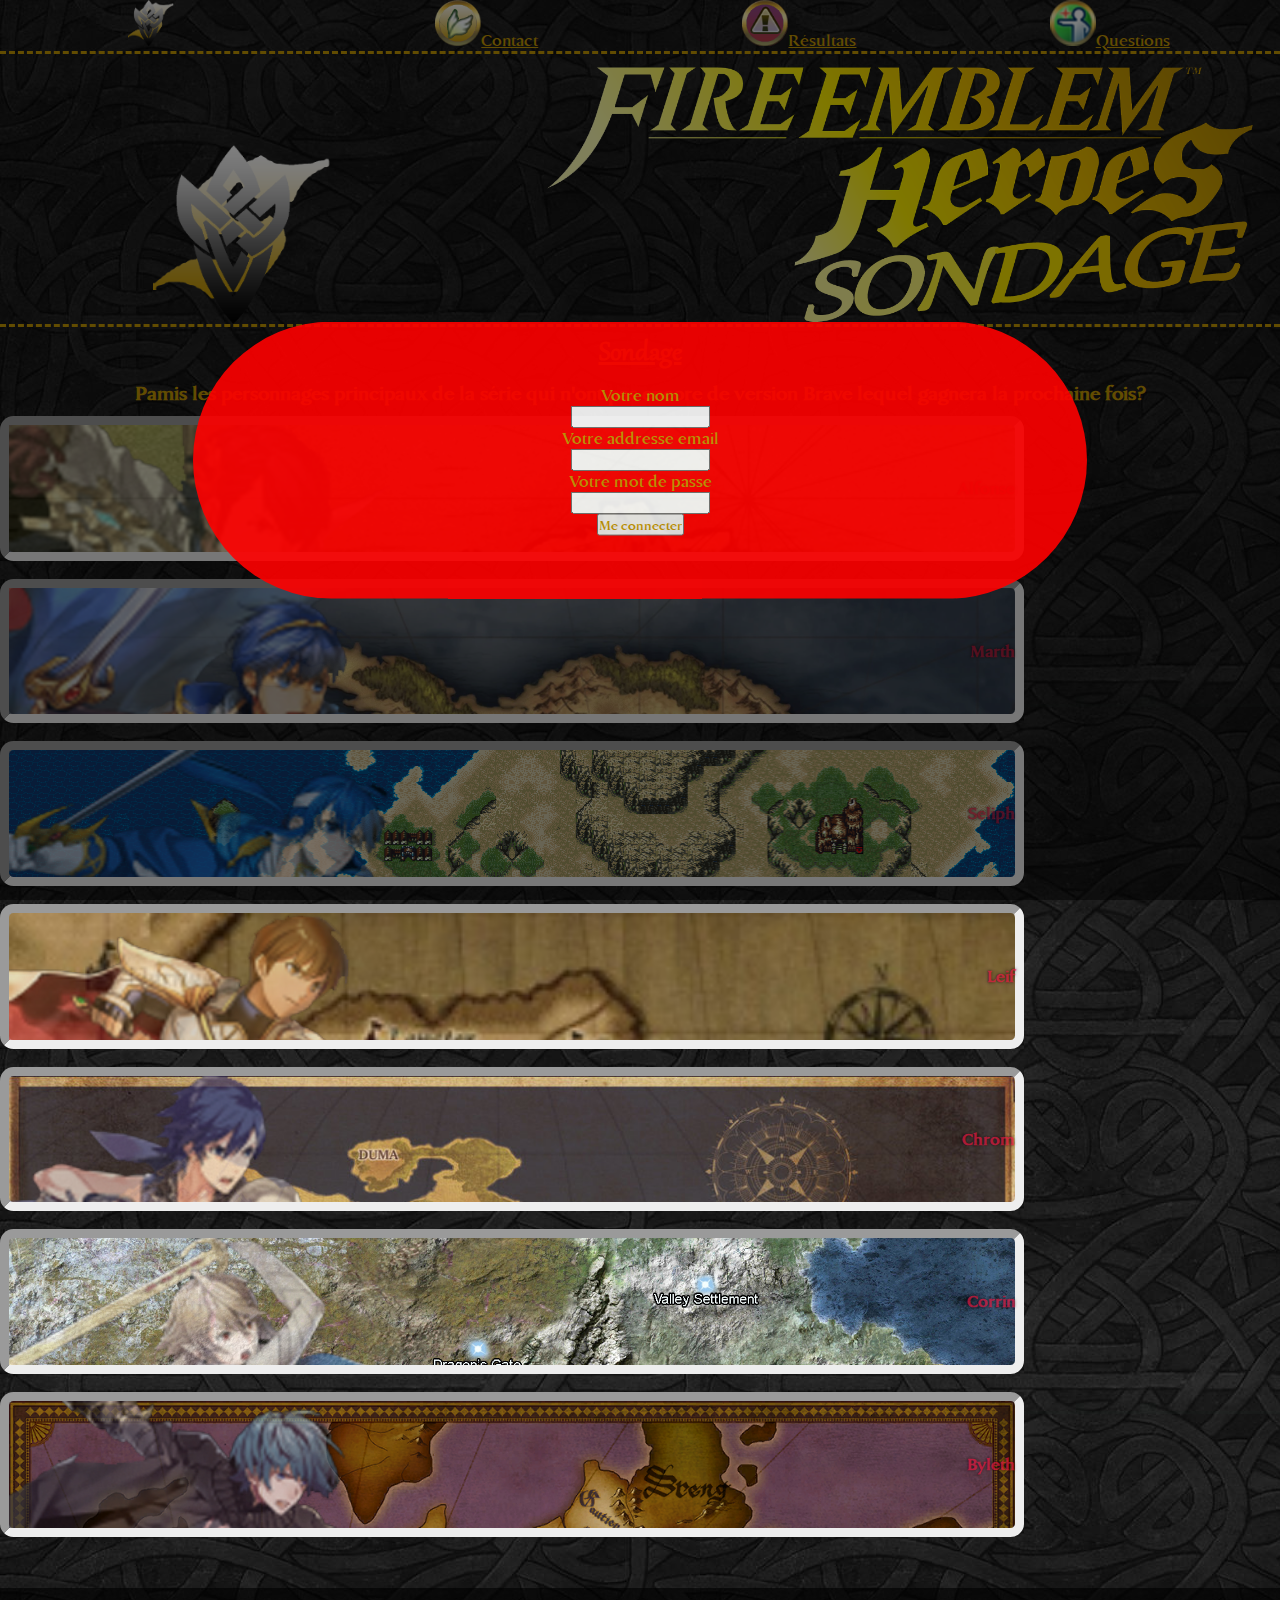
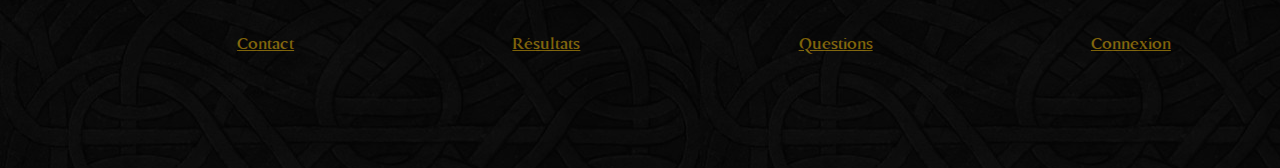
<file: fil-rouge-A2/sondage2.html>
<!DOCTYPE html>
<html lang="fr">
<head>
    <meta charset="UTF-8">
    <meta name="viewport" content="width=device-width, initial-scale=1.0">
    <link rel="stylesheet" href="css/style.css">
    <title>FEH Sondage</title>
</head>
<body>
    <header id="coSql">
        <div class="menu txtMenu"> 
            <li>
                <a href="index.html"><img src="img/logo2.png" alt="logo de FEH Sondage"></a>
            </li>
            
            <li>    
                <a href="formulaire.html" class="m_con"><img src="img/icons/lien.png" alt="icon contact">Contact</a>
            </li>
            <li>   
                <a href="results.html" class="m_res"><img src="img/icons/new.png" alt="icon resultat">Résultats</a>
            </li>
            <li>
                <a href="introdutcion.html" class="m_acc"><img src="img/icons/questions.png" alt="icon questions">Questions</a>
            </li>
        </div>
        <div class="bann">
            <img src="img/logo2.png" alt="logo de FEH Sondage" class="logoBan">
        </div>
        

    </header>
    <main id="mains">
        <h1 id="titreSond2">Sondage</h1>
        <!-- <h3>Selon vous, quel est le meilleur livre de FEH?</h2>
        <ul class="sond2"> -->
            <!-- <li>
                <div id="repon">
                    <button type="submit" id="buttRep">
                        <div id="fondRep0" class="fondRep21">
                            <div id="miniRep0" class="miniRep21">
                                <p>Livre 1</p>
                            </div>
                        </div>
                    </button>
                </div>
            </li>
            <li>
                <div id="rep">
                    <button type="submit">
                        <div id="fondRep0" class="fondRep22">
                            <div id="miniRep0" class="miniRep22">
                                <p>Livre 2</p>
                            </div>
                    
                        </div> 
                    </button>
                </div>
            </li>
            <li>
                <div id="rep">
                    <button type="submit" id="buttRep">
                        <div id="fondRep0" class="fondRep23">
                            <div id="miniRep0" class="miniRep23">
                                <p>Livre 3</p>
                            </div>
                        </div>
                    </button>
                </div>  
            </li>
            <li>
                <div id="rep">
                    <button type="submit">
                        <div id="fondRep0" class="fondRep24">
                            <div id="miniRep0" class="miniRep24">
                                <p>Livre 4</p>
                            </div>
                        </div>
                    </button>   
                </div>
            </li>
         </ul> -->
        <br id="entreBr"><br>
        <!-- <div class="tpsRest">
            <h3>Ce sondage n'est pas encore fini!</h3>
            <p>Vous pourrez accéder aux résultats dans <span>23H et 45min</span></p>
            <a href="results.html" class="avenir">Résultats</a>
        </div> -->
    </main>
    <footer >
        <div class="menu"> 
            <li>    
                <a href="formulaire.html" class="m_con">Contact</a>
            </li>
            <li>   
                <a href="results.html" class="m_res">Résultats</a>
            </li>
            <li>
                <a href="introdutcion.html" class="m_acc">Questions</a>
            </li>
            <li>
                <a href="connexion.html" class="m_acc">Connexion</a>
            </li>
        </div>
    </footer>
    


    <script src="js/jquery-3.4.1.min.js"></script>
    <script src="js/TweenMax.min.js"></script>
    <script type="text/javascript" src="js/monscript.js"></script>
    <script type="text/javascript" src="js/sondScript.js"></script>
</body>
</html>
</file>
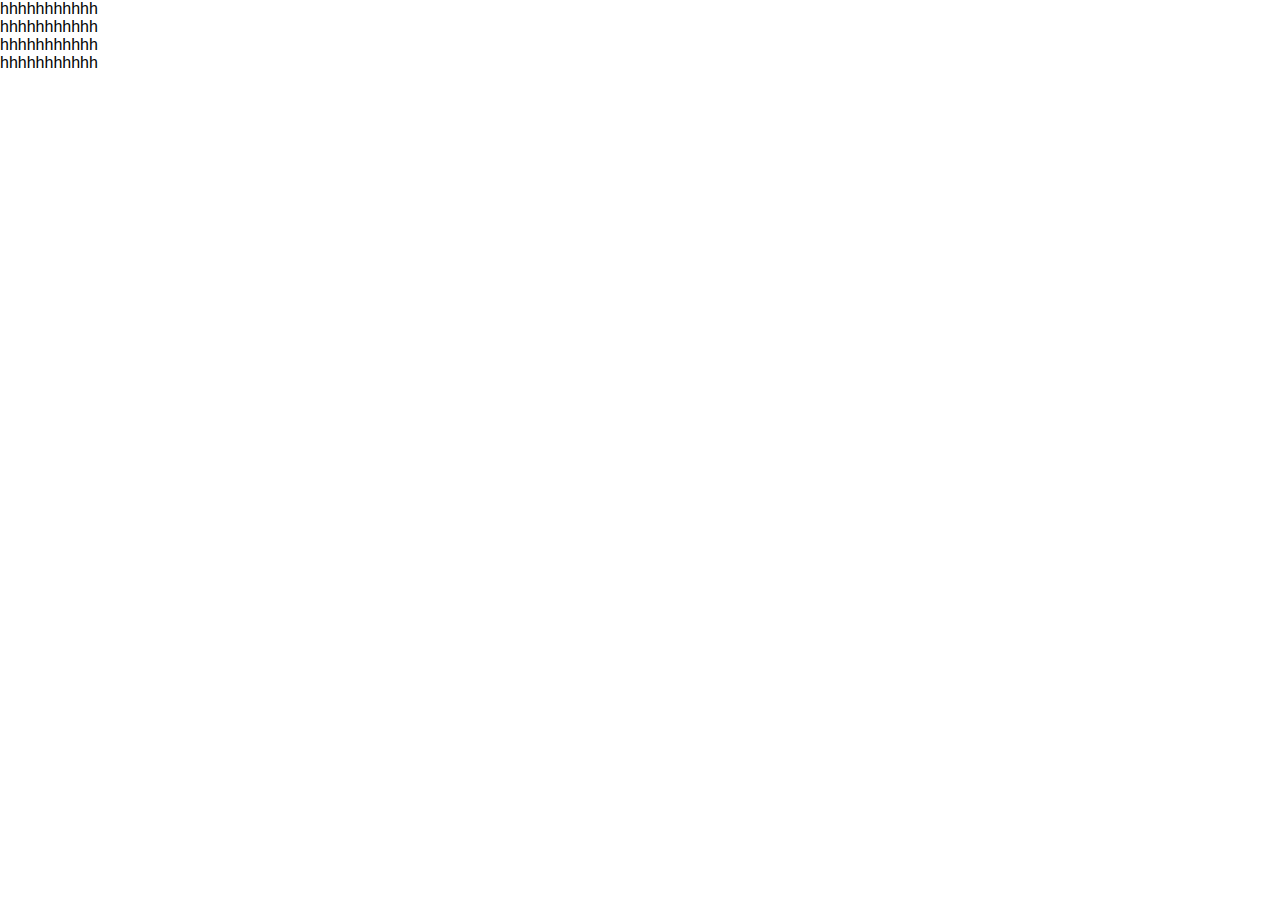
<file: fil_rouge_Integration-assets/test.html>
<!DOCTYPE html>
<html lang="fr">

<head>
    <meta charset="UTF-8">
    <meta name="viewport" content="width=device-width, initial-scale=1.0">
    <link rel="stylesheet" href="css/style.css">
    <style>
        #wsh #ddd ol li{
            color: black
        }
    </style>
    <title>Document</title>
</head>

<body>
    <div id="wsh">
        <div id="ddd">
            <ol>
                <li>hhhhhhhhhhh</li>
                <li>hhhhhhhhhhh</li>
                <li>hhhhhhhhhhh</li>
                <li>hhhhhhhhhhh</li>
            </ol>
        </div>
    </div>

</body>

</html>
</file>
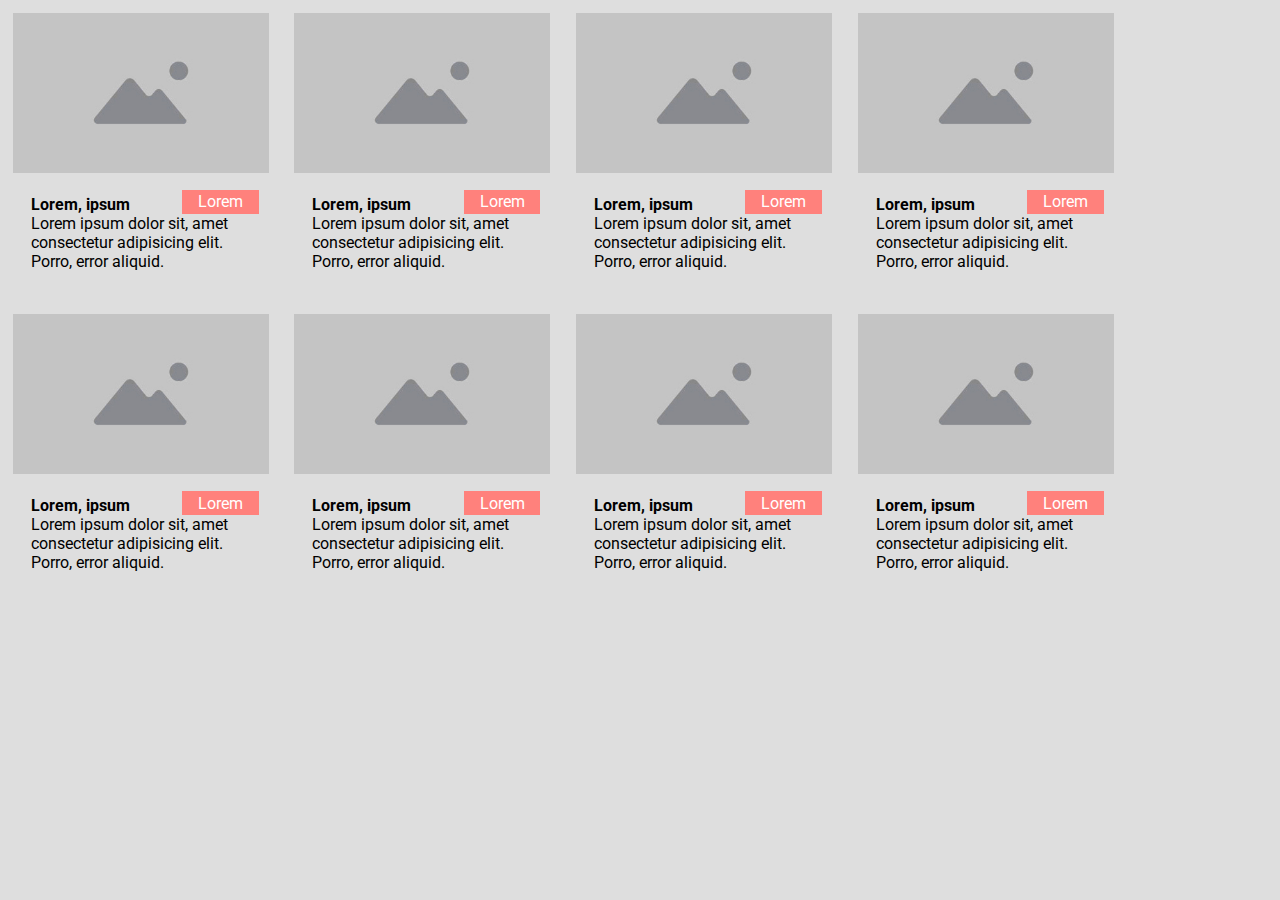
<file: maquette/exo1.html>
<!DOCTYPE html>
<html lang="fr">
<head>
    <meta charset="UTF-8">
    <meta name="viewport" content="width=device-width, initial-scale=1.0">
    <link rel="stylesheet" href="css/style.css">
    <link href="https://fonts.googleapis.com/css2?family=Roboto:wght@300&display=swap" rel="stylesheet">
    <meta name="viewport" content="width=dvice-width" > 
    <link href="https://fonts.googleapis.com/css2?family=Roboto:wght@300;500&display=swap" rel="stylesheet">
    <title>Document</title>

</head>
<body>
    <div class="compo">
        <div>
            <img src="images/rectangle.jpg" alt="rectangle">
            <p class="ti">Lorem</p>
        </div>
        <div class="cont">
            <h4>Lorem, ipsum</h4>
            <p>Lorem ipsum dolor sit, amet consectetur adipisicing elit. Porro, error aliquid. </p>
        </div>
    </div>
    <div class="compo">
        <div>
            <img src="images/rectangle.jpg" alt="rectangle">
            <p class="ti">Lorem</p>
        </div>
        <div class="cont">
            <h4>Lorem, ipsum</h4>
            <p>Lorem ipsum dolor sit, amet consectetur adipisicing elit. Porro, error aliquid. </p>
        </div>
    </div>
    <div class="compo">
        <div>
            <img src="images/rectangle.jpg" alt="rectangle">
            <p class="ti">Lorem</p>
        </div>
        <div class="cont">
            <h4>Lorem, ipsum</h4>
            <p>Lorem ipsum dolor sit, amet consectetur adipisicing elit. Porro, error aliquid. </p>
        </div>
    </div>
    <div class="compo">
        <div>
            <img src="images/rectangle.jpg" alt="rectangle">
            <p class="ti">Lorem</p>
        </div>
        <div class="cont">
            <h4>Lorem, ipsum</h4>
            <p>Lorem ipsum dolor sit, amet consectetur adipisicing elit. Porro, error aliquid. </p>
        </div>
    </div>
    <div class="compo">
        <div>
            <img src="images/rectangle.jpg" alt="rectangle">
            <p class="ti">Lorem</p>
        </div>
        <div class="cont">
            <h4>Lorem, ipsum</h4>
            <p>Lorem ipsum dolor sit, amet consectetur adipisicing elit. Porro, error aliquid. </p>
        </div>
    </div>
    <div class="compo">
        <div>
            <img src="images/rectangle.jpg" alt="rectangle">
            <p class="ti">Lorem</p>
        </div>
        <div class="cont">
            <h4>Lorem, ipsum</h4>
            <p>Lorem ipsum dolor sit, amet consectetur adipisicing elit. Porro, error aliquid. </p>
        </div>
    </div>
    <div class="compo">
        <div>
            <img src="images/rectangle.jpg" alt="rectangle">
            <p class="ti">Lorem</p>
        </div>
        <div class="cont">
            <h4>Lorem, ipsum</h4>
            <p>Lorem ipsum dolor sit, amet consectetur adipisicing elit. Porro, error aliquid. </p>
        </div>
    </div>
    <div class="compo">
        <div>
            <img src="images/rectangle.jpg" alt="rectangle">
            <p class="ti">Lorem</p>
        </div>
        <div class="cont">
            <h4>Lorem, ipsum</h4>
            <p>Lorem ipsum dolor sit, amet consectetur adipisicing elit. Porro, error aliquid. </p>
        </div>
    </div>
    
</body>
</html>
</file>
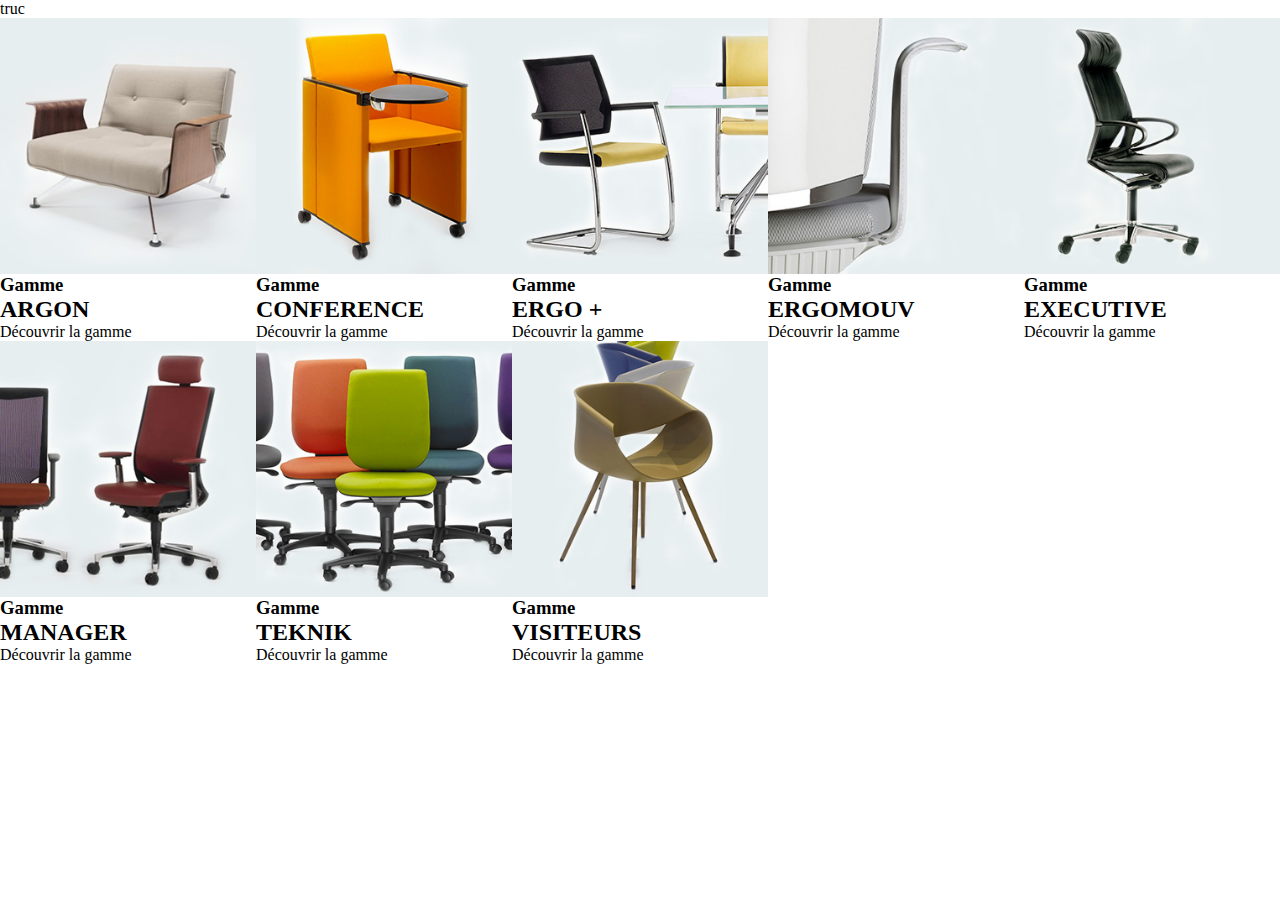
<file: maquette/exo2.html>
<!DOCTYPE html>
<html lang="fr">
<head>
    <meta charset="UTF-8">
    <meta name="viewport" content="width=device-width, initial-scale=1.0">
    <link href="https://fonts.googleapis.com/css2?family=Lato:wght@300&family=Playfair+Display&family=Roboto:wght@300;500&display=swap" rel="stylesheet">
    <link rel="stylesheet" href="css/style2.css">
    <title>Document</title>
</head>
<body>
    <header>
        <article>
            <section>truc</section>
        </article>
    </header>
    <main>
        <article class="choi">
            <section>
                <img src="img2/gamme-argon.jpg" alt="">
                <h3>Gamme</h3>
                <h2>ARGON</h2>
                <div>Découvrir la gamme</div>
                
            </section>
            <section>
                <img src="img2/gamme-conference.jpg" alt="">
                <h3>Gamme</h3>
                <h2>CONFERENCE</h2>
                <div>Découvrir la gamme</div>
                
            </section>
            <section>
                <img src="img2/gamme-ergo-plus.jpg" alt="">
                <h3>Gamme</h3>
                <h2>ERGO +</h2>
                <div>Découvrir la gamme</div>
            </section>
            <section>
                <img src="img2/gamme-ergomouv.jpg" alt="">
                <h3>Gamme</h3>
                <h2>ERGOMOUV</h2>
                <div>Découvrir la gamme</div>
            </section>
            <section>
                <img src="img2/gamme-executive.jpg" alt="">
                <h3>Gamme</h3>
                <h2>EXECUTIVE</h2>
                <div>Découvrir la gamme</div>
            </section>
            <section>
                <img src="img2/gamme-manager.jpg" alt="">
                <h3>Gamme</h3>
                <h2>MANAGER</h2>
                <div>Découvrir la gamme</div>
            </section>
            <section>
                <img src="img2/gamme-teknik.jpg" alt="">
                <h3>Gamme</h3>
                <h2>TEKNIK</h2>
                <div>Découvrir la gamme</div>
            </section>
            <section>
                <img src="img2/gamme-visiteurs.jpg" alt="">
                <h3>Gamme</h3>
                <h2>VISITEURS</h2>
                <div>Découvrir la gamme</div>
            </section>
        </article>
    </main>
</body>
</html>
</file>
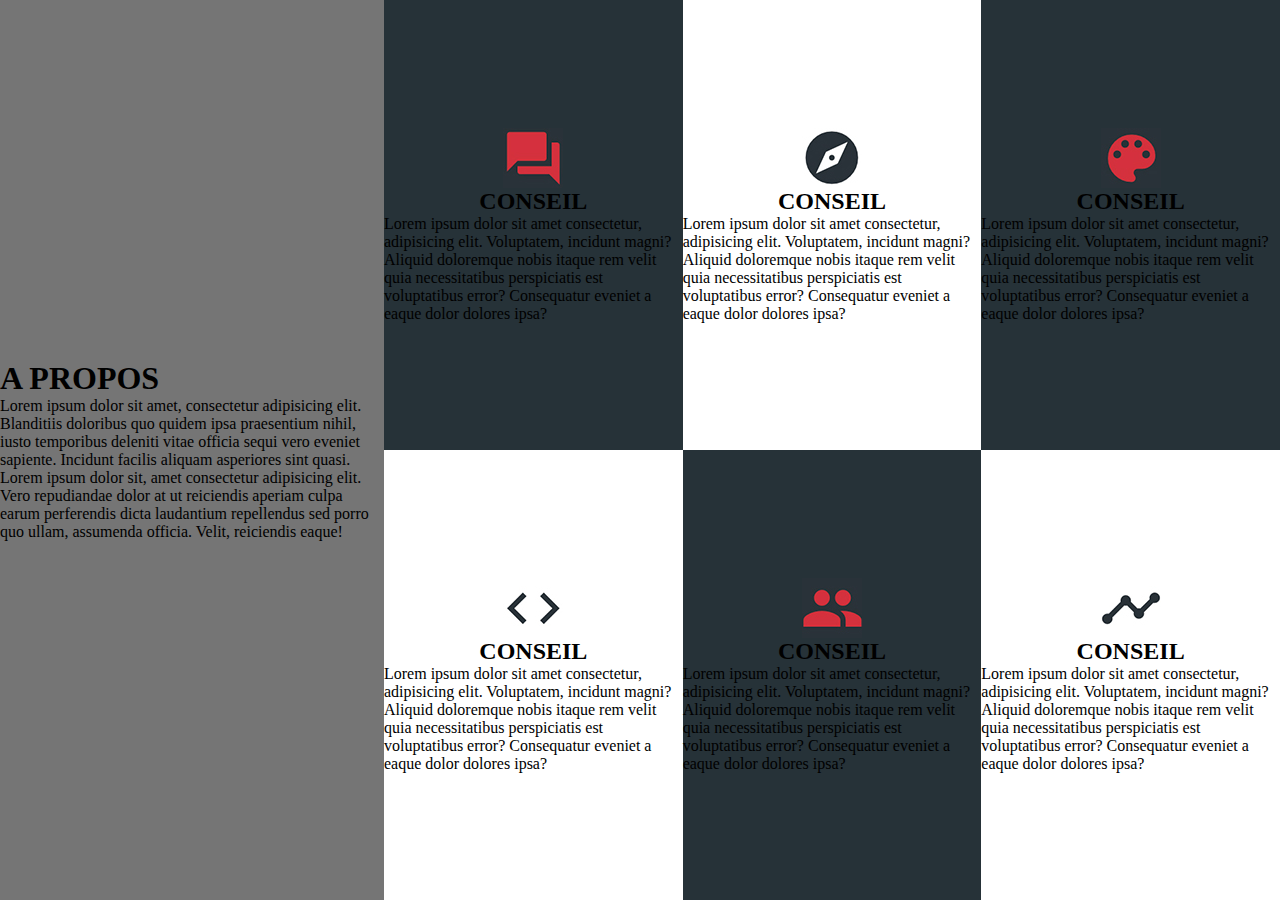
<file: maquette/exo3.html>
<!DOCTYPE html>
<html lang="fr">
<head>
    <meta charset="UTF-8">
    <meta name="viewport" content="width=device-width, initial-scale=1.0">
    <link rel="stylesheet" href="css/style3.css">
    <title>Document</title>
</head>
<body>
    <header></header>
    <main>
        <article class="truc">
            <h1>A PROPOS</h1>
            <p>Lorem ipsum dolor sit amet, consectetur adipisicing elit. Blanditiis doloribus quo quidem ipsa praesentium nihil, iusto temporibus deleniti vitae officia sequi vero eveniet sapiente. Incidunt facilis aliquam asperiores sint quasi.</p>
            <p>Lorem ipsum dolor sit, amet consectetur adipisicing elit. Vero repudiandae dolor at ut reiciendis aperiam culpa earum perferendis dicta laudantium repellendus sed porro quo ullam, assumenda officia. Velit, reiciendis eaque!</p>
        </article>
        <article class="mach">
            <section class="nr">
                <img src="img3/1-conseil.jpg" alt="">
                <h2>CONSEIL</h2>
                <p>Lorem ipsum dolor sit amet consectetur, adipisicing elit. Voluptatem, incidunt magni? Aliquid doloremque nobis itaque rem velit quia necessitatibus perspiciatis est voluptatibus error? Consequatur eveniet a eaque dolor dolores ipsa?</p>
            </section>
            <section class="blc">
                <img src="img3/2-strategie.jpg" alt="">
                <h2>CONSEIL</h2>
                <p>Lorem ipsum dolor sit amet consectetur, adipisicing elit. Voluptatem, incidunt magni? Aliquid doloremque nobis itaque rem velit quia necessitatibus perspiciatis est voluptatibus error? Consequatur eveniet a eaque dolor dolores ipsa?</p>
            </section>
            <section class="nr">
                <img src="img3/3-design.jpg" alt="">
                <h2>CONSEIL</h2>
                <p>Lorem ipsum dolor sit amet consectetur, adipisicing elit. Voluptatem, incidunt magni? Aliquid doloremque nobis itaque rem velit quia necessitatibus perspiciatis est voluptatibus error? Consequatur eveniet a eaque dolor dolores ipsa?</p>
            </section>
            
            <section class="blc">
                <img src="img3/4-developpement.jpg" alt="">
                <h2>CONSEIL</h2>
                <p>Lorem ipsum dolor sit amet consectetur, adipisicing elit. Voluptatem, incidunt magni? Aliquid doloremque nobis itaque rem velit quia necessitatibus perspiciatis est voluptatibus error? Consequatur eveniet a eaque dolor dolores ipsa?</p>
            </section>
            <section class="nr">
                <img src="img3/5-social-media.jpg" alt="">
                <h2>CONSEIL</h2>
                <p>Lorem ipsum dolor sit amet consectetur, adipisicing elit. Voluptatem, incidunt magni? Aliquid doloremque nobis itaque rem velit quia necessitatibus perspiciatis est voluptatibus error? Consequatur eveniet a eaque dolor dolores ipsa?</p>
            </section>
            <section class="blc">
                <img src="img3/6-analytics.jpg" alt="">
                <h2>CONSEIL</h2>
                <p>Lorem ipsum dolor sit amet consectetur, adipisicing elit. Voluptatem, incidunt magni? Aliquid doloremque nobis itaque rem velit quia necessitatibus perspiciatis est voluptatibus error? Consequatur eveniet a eaque dolor dolores ipsa?</p>
            </section>
        </article>
    </main>
</body>
</html>
</file>
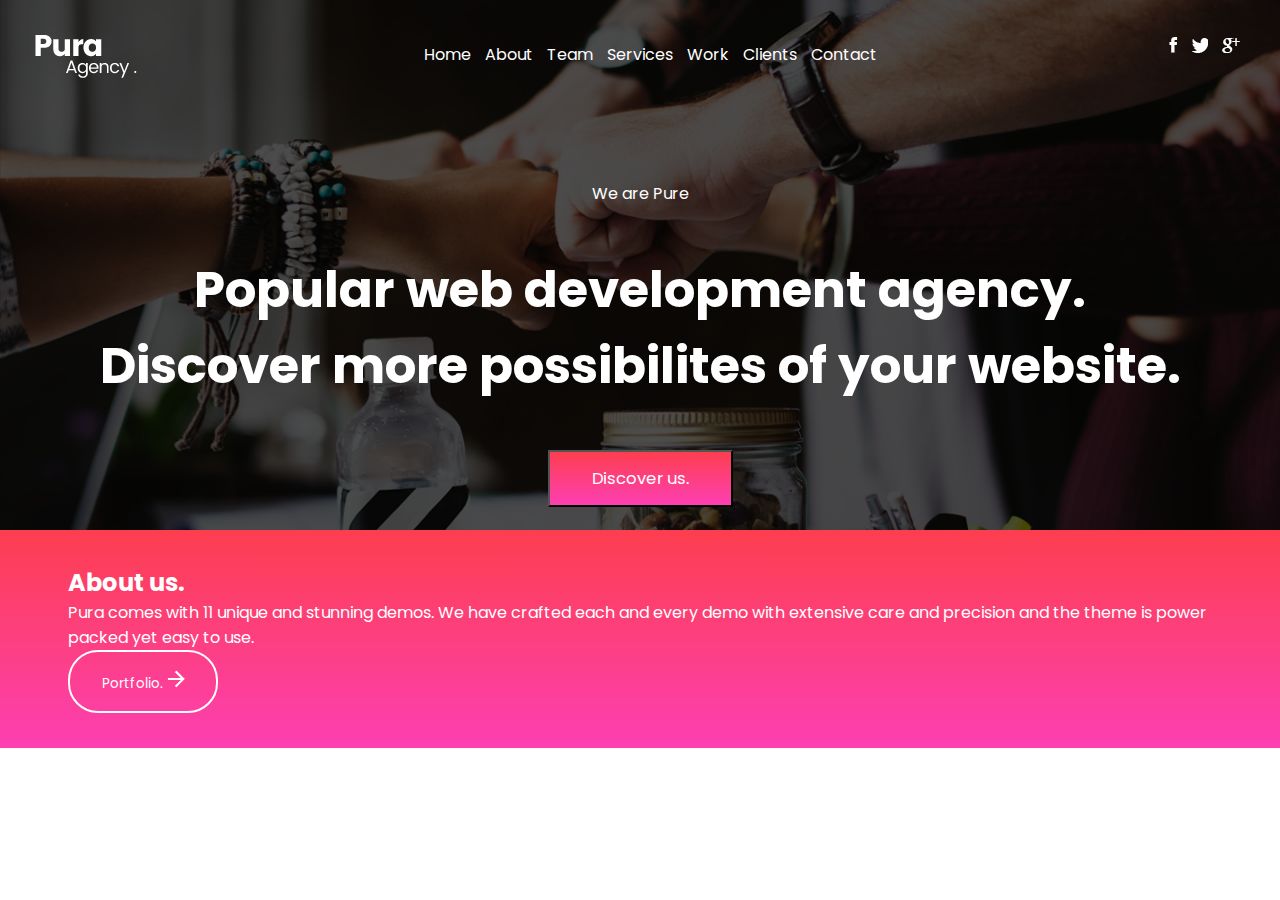
<file: maquette/exo4/exo4.html>
<!DOCTYPE html>
<html lang="fr">

<head>
    <meta charset="UTF-8">
    <meta name="viewport" content="width=device-width, initial-scale=1.0">
    <link href="https://fonts.googleapis.com/css2?family=Poppins:wght@300;600&display=swap" rel="stylesheet">
    <link rel="stylesheet" href="css/style.css">
    <title>Document</title>
</head>

<body>
    <header>
        <div class="menuTop">
            <img src="imgs/logo2.png" alt="">
            <nav class="menuNav">
                <li>Home</li>
                <li>About</li>
                <li>Team</li>
                <li>Services</li>
                <li>Work</li>
                <li>Clients</li>
                <li>Contact</li>
            </nav>
            <div class="linkCont">
                <a href=""><img src="imgs/facebook.png" alt=""></a>
                <a href=""><img src="imgs/tweet.png" alt=""></a>
                <a href=""><img src="imgs/gglplus.png" alt=""></a>
            </div>
        </div>
        <article class="banHeader">
            <section>We are Pure</section>
            <h1>Popular web development agency. <br>
                Discover more possibilites of your website.
            </h1>
            <button>Discover us.</button>
        </article>
    </header>
    <main>
        <article class="aboutUs">
            <h2>About us.</h2>
            <p>
                Pura comes with 11 unique and stunning demos. We have crafted
                each and every demo with extensive care and precision and the
                theme is power packed yet easy to use.
            </p>
            <button>Portfolio. <img src="imgs/arrow.png" alt=""></button>
        </article>
        <article class="">
            <section></section>
            <section></section>
            <section></section>
        </article>
        <article class="">
            <section></section>
            <section></section>
            <section></section>
        </article>
        <article class="">
            <section></section>
            <section></section>
            <section></section>
        </article>
    </main>
</body>

</html>
</file>
<file: fil-rouge-A2/css/style.css>
*{
    margin: 0;
    padding: 0;
    font-family: danmark;
    color: #c59803;
    
}
body{
    background-image: url(../img/backgrounds/backPrincip.jpg);
}


@font-face {
    font-family: gabriola;
    src: url(../fonts/Gabriola.ttf);
}
@font-face {
    font-family: danmark;
    src: url(../fonts/DanmarkURWTDem.ttf);
}
@font-face {
    font-family: system;
    src: url(../fonts/System.ttf);
}
.menu{
    list-style-type: none;
    display: flex;
    justify-content: space-between;
             
}
.menu img{
    width: 50%;
}

.menu li{
    display: flex;
    flex-direction: column;
}

header li{
    width: 20%;
}


main{
    display: flex;
    justify-content: center;
    flex-direction: column;
    text-align: center;
}

h1{
    font-family: gabriola;
    text-align: center;
    text-decoration: underline;
    
}

#rep{
    width: 70%;
}

.miniRep20 p{
    text-align: end;
}

ul{
    width: 80%;
    list-style: none; 
}

.sond2{
    width: 90%;
    list-style: none;  
    margin-left: 20%;
}

.bann {
    background-image: url(../img/banniere.png);
    background-repeat: no-repeat;
    background-size: 80%;
    background-position: 4vh -7vh;
    width: 100%;
    height: 30vh;
    display: flex;
    align-items: flex-end;
    border-top: dashed #c59803;
    border-bottom: dashed #c59803;
    

}

.bann img{
    width: 20%;
    margin-left: 10%;
    
}

.buttRepB{

}
.repP{
    
}

.intro{
    display: flex;
    align-items: center;
    flex-direction: column;
}


button{
    width: 100%;
    background-image: url(../img/backgrounds/backPrincip.jpg);
    border-style: none;
    margin-bottom: 1vh;
    margin-top: 1vh;
}

.miniRep0{
    background-repeat: no-repeat;
    background-size: 50%;
    height: 100%;
    opacity: 70%;
    display: flex;
    align-items: center;
    flex-direction: row-reverse;
}
.fondRep0{
    background-repeat: no-repeat;
    background-size: 100%;
    height: 4em;
    border-style: inset;
    border-radius: 1.5vh;
    border-width: 1vh;
}
.miniRep0:not(.fini):hover{
    background-size: 60%;
    background-position: 0 -3vh;
    opacity: 100%;
    font-size: larger;
}
.fondRep0:not(.fini):hover{
    border-style: outset;
    border-radius: 2vh;
}

.miniRep0 p{
    font-size: larger;
    color: crimson;
    font-weight: bold;
    text-shadow: #000 0px 0px 3px;
}

.fondRep21{
    background-image: url(../img/fondRep/fondRep2-1.png);
}
.miniRep21{
    background-image: url(../img/mini/mini-book1.png);
}
.miniRep21:hover{
    background-position: 0 -3vh;
}

.fondRep22{
    background-image: url(../img/fondRep/fondRep2-2.png);
    
}
.miniRep22{
    background-image: url(../img/mini/mini-book2.png);
}
.miniRep22:hover{
    background-position: 0 -3vh;
}

.fondRep23{
    background-image: url(../img/fondRep/fondRep2-3.png);   
}
.miniRep23{
    background-image: url(../img/mini/mini-book3.png);
}
.fondRep23 .miniRep23:hover{
    background-size: 70%;
    background-position: 0 -2vh;    
}

.fondRep24{
    background-image: url(../img/fondRep/fondRep2-4.png);  
}
.miniRep24{
    background-image: url(../img/mini/mini-book4.png);
}
.miniRep24:hover{
    background-position: 0 -3vh;
}

.avenir{
    display: none;
}

#sond2{
    display: flex;
    justify-content: center;
}

#sondage1{
    display: flex;
    flex-direction: column;
    align-items: center;
}

.sond1 button{
    opacity: 60%;
}
.sond1 #rep{
    background-color: grey;
}

.fondRep11{
    background-image: url(../img/fondRep/fondSond2-1.jpg);
}
.miniRep11{
    background-image: url(../img/mini/miniAlf.png);
}

.fondRep12{
    background-image: url(../img/fondRep/fondSd.png);
}
.miniRep12{
    background-image: url(../img/mini/miniMar.png);
}

.fondRep13{
    background-image: url(../img/fondRep/fondGoHW.png);
}
.miniRep13{
    background-image: url(../img/mini/miniSel.png);
}

.fondRep14{
    background-image: url(../img/fondRep/fond776.jpg);
}
.miniRep14{
    background-image: url(../img/mini/miniLei.png);
}
.fondRep15{
    background-image: url(../img/fondRep/fondAwa.png);
}
.miniRep15{
    background-image: url(../img/mini/miniChr.png);
}

.fondRep16{
    background-image: url(../img/fondRep/fondFate.jpg);
}
.miniRep16{
    background-image: url(../img/mini/miniCor.png);
}

.fondRep17{
    background-image: url(../img/fondRep/fondTh.png);
}
.miniRep17{
    background-image: url(../img/mini/miniByl.png);
}

.formu{
    margin: 5%;
}


footer{
    background-color: black;
    opacity: 60%;
    height: 20vh;
    width: 100%;
    
}

footer .menu{
    display: flex;
    justify-content: space-around;
    
}
footer .menu li{
    margin: 5vh;
}

main .resultats{
    width: 100%;
}
main .resultats li{
    border:  #c59803 dashed;
    background-image: url(../img/backgrounds/backRes.jpg.png);
    background-size: 20vh;
    background-repeat: no-repeat;
    height: 10vh;
    margin: 1vh;
}

main .resultats li p{
    text-shadow: black 1px 0 7px;
    font-size: 3vh;
    text-align: end;
    padding-right: 5vh;
}

.resultats .resAlf{
    width: 16%;
}
.resultats .resMar{
    width: 64%;
    background-size: 100%;
    background-position: 0.5vh;
}
.resultats .resSel{
    width: 46%;
    background-size: 100%;
    background-position: 0.5vh;
}
.resultats .resLei{
    width: 20%;
}
.resultats .resChr{
    width: 10%;
    
}
.resultats .resCor{
    width: 16%;
    
}
.resultats .resByl{
    width: 28%;
    background-size: 100%;
    background-position: 0.5vh;
}

.no-participation{
    display: none;
}
p .no-participation{
    display: block;
}






@media screen and (min-width: 640px) and (max-width: 1000px){
    .menu img{
        width: 30%;
    }
    .bann{
        background-size: 80vh;
        background-position: 40vh -10vh;
    }
    .bann img{
        width: 18%;
    }

    .miniRep0{
        background-size: 40%;
    }
    .fondRep0{
        height: 8em;
    }
    .miniRep0:not(.fini):hover{
        background-size: 50%;
    }


    .resultats .resAlf{
        width: 16%;
        background-size: 100%;
        background-position: 0.5vh;
    }
    .resultats .resLei{
        width: 20%;
        background-size: 100%;
        background-position: 0.5vh;
    }
    .resultats .resChr{
        width: 10%;
        background-size: 100%;
        background-position: 0.5vh;
        
    }
    .resultats .resCor{
        width: 16%;
        background-size: 100%;
        background-position: 0.5vh;
        
    }

}

@media screen and (min-width: 1000px){
    .menu{
        margin-left: 10%;
    }
    .menu img{
        width: 20%;
    }
    .bann{
        background-size: 80vh;
        background-position: 60vh -10vh;
    }
    .bann img{
        width: 14%;
        margin-left: 17vh;
    }

    .miniRep0{
        background-size: 40%;
    }
    .fondRep0{
        height: 9.5em;
    }
    .miniRep0:not(.fini):hover{
        background-size: 50%;
    }

    .resultats .resAlf{
        width: 16%;
        background-size: 100%;
        background-position: 0.5vh;
    }
    .resultats .resLei{
        width: 20%;
        background-size: 100%;
        background-position: 0.5vh;
    }
    .resultats .resChr{
        width: 10%;
        background-size: 100%;
        background-position: 0.5vh;
        
    }
    .resultats .resCor{
        width: 16%;
        background-size: 100%;
        background-position: 0.5vh;
        
    }
}
</file>
<file: fil_rouge_Integration-assets/css/style.css>
*{
    margin: 0;
    padding: 0;
    color: #ffffff;
    font-family: 'Poppins', sans-serif;
}

header{
    background-image: linear-gradient(to right, #2f2359, #4c3991);
    height: 100vh;
    position: relative;
}

.menuHeader{
    display: flex;
    justify-content: space-between;
    flex-wrap: wrap;
    align-items: center;
    padding: 20px 55px;
    
}

.menuHeader img{
    width: 199px;
    height: 23px;
}

.menuHeader ul{
    list-style-type: none;
    display: flex;
    justify-content: space-around;
    align-items: center;
    
}

.menuHeader li{
    padding: 0 23px;
}

.menuHeader a{
    text-decoration: none;
    width: 450px;
    height: 20px;
    font-size: 18px;
    font-weight: 500;
    font-stretch: normal;
    font-style: normal;
    line-height: normal;
    letter-spacing: normal;
    text-align: left;
}

button{
    border-radius: 22px;
    border: 0;
    
    background-color: #bf3676;
}

button p{
    padding: 7px 13px;
    color: #ffffff;
}

.intro, .titreR{
    display: flex;
    align-items: center;
    
}

.introTxt{
    padding-left: 10%;
    width: 45%;
    display: flex;
    justify-content: center;
    flex-direction: column;
    align-items: flex-start;
}

.introTxt h1, .introTxt p:not(.buttP), .introTxt button{
    margin: 2%;
}


.introTxt h1{
    font-weight: 800;
    font-size: 46px;
}


.introImg {
    width: 45%;
}
.introImg img{
    width: 100%;
}

.fleche{
    position: absolute;
    bottom: 20px;
    left: 50%;
}

.daRules{
    background-image: url(../img/background.png);
    background-size: cover;
    height: 100vh;
    display: flex;
    flex-direction: column;
    align-items: center;
    position: relative;
}

.daRules p:not(.buttDeux),.daRules h3, .daRules p:not(.criticTourn){
    color: #222222;    
}

.partUn{
    display: flex;
    flex-direction: column;
    justify-content: center;
    align-items: center;
    text-align: center;
    width: 66%;
}

.partUn h2, .carou h2, hr{
    color: #bf3676;
    margin: 10px;
}

.partDeux{
    display: flex;
    flex-direction: column;
    flex-wrap: wrap;
    width: 60%;
    height: 60%;
}

.partDeux h3{
    font-size: 15px;
}

.partDeux p:not(.criticTourn){
    font-size: 12px;
}

.daRule{
    width: 50%;
    height: 50%;
    display: flex;
    align-items: center;
}

.daRule img{
    margin: 10px;
}

.machin{
    
}




.criticTourn{
    width: 30%;
    color: #929292;
    font-size: 7px;
    position: absolute;
    right: 0;
    top: 50%;
    transform: rotate(90deg);
}





.cercleR{
    width: 10px;
    height: 10px;
    background-color: #bf3676;
    border-radius: 50px;
    margin: 1%;
}

.crea{
    background-image: linear-gradient(to top, #2f2359, #4c3991);
    display: flex;
    flex-direction: column;
    align-items: center;
    height: 100vh;
    
}

.crea h2{
    margin:  39px 155px 20px 155px;
}



.contPers {
    background-image: url(../img/paris-personnalises.png);
    background-size: cover;

    display: flex;
    justify-content: center;
    width: 80%;
}
.contPers img{
    width: 10%;
    padding: 10px;
}

.newProp{
    border-radius: 22px;
    border: 0;
    background-color: #fff;
    width: 30%;
    margin: 10px;
    padding: 3px;
    font-weight: bold;
    color: #2f2359;
    font-size: 10px;
    text-align: center;
}

.titPers{
    display: flex;
    align-items: center;
}

.persona, .etapPers{
    margin: 6%;
}

.persona, .contPers ul{
    width: 40%;
    font-size: 11px;
    list-style-type: none;
}

.persona .annotat{
    font-size: 8px;
}


.contPers li{
    display: flex;
    align-items: center;
}

.feedback{
    height: 100vh;
    display: flex;
}
.feedback img, .feedRet{
    width: 50%;
}
.feedRet{
    
    
    display: flex;
    justify-content: center;
    align-items: center;
}

.feedRet p{
    width: 70%;
    color: black;
    font-size: 20px;
    position: relative;
}

.feedRet p img{
    position: absolute;
    top: -30px;
    right: -10px;
    z-index: -1;
    width: 20%;
}

.feedRet p::first-letter{
    font-size: 40px;

    float:left;
}
.expRet{
    color: #bbbbbb;
    font-size: 12px;
}





.carou{
    margin: 33px 55px ;
}

#slider{
    width: 100%;
    border: 1px solid white;
    margin: 10px;
    overflow: hidden;
}

#block_slider{
    width: 1040px;
    height: 50vh;
    display: flex;
    animation: glisse 10s infinite;
}

#block_slider a{
    text-decoration: none;
}

#block_slider .logoEmi, #block_slider .descSlid{
    margin: 10px;
}

@keyframes glisse{
    0%{
        transform: translateX(0);
    }
    33%{
        transform: translateX(0%);
    }
    /* 25%{
        transform: translateX(-33%);
    } */
    /* 66%{
        transform: translateX(-33%);
    } */
    49.5%{
        transform: translateX(-40%);
    }
    82.5%{
        transform: translateX(-40%);
    }
    100%{
        transform: translateX(0%)
    }
}

#block_slider a{
    margin: 10px;
}

.block_img_slide{
    width: 500px;
    height: 50%;
    display: flex;
    align-items: center;
    JUSTIFY-CONTENT: SPACE-AROUND;
    border-radius: 10px;
    box-shadow: 0.9px 10px 15.5px 0.5px rgba(98, 98, 98, 0.19);
    background-color: #ffffff;
    
    
}

.mediaDiff{
    display: flex;
}
.mediaDiff p{
    margin: 0 10px 0 0 ;
}


.block_img_slide .logoEmi{
    width: 80px;
    height: 80px;
    margin: 5px;

}

.mediaS{
    width: fit-content;
    padding: 2px 20px;
    border-radius: 20px;
    font-size: 10px;
    color: white;
    background-color:#d3c4f2;
}

.descSlid h3, .descSlid p:not(.mediaS){
    color: black;
}

.participant {
    display: flex   ;
}

.descSlid .participant p{
    color: #747474;
    text-align: end;
    margin-left: 20px;
}

.partiImg{
    position: relative;
}

.partiImg .imgDeux{
    position: absolute;
    left: 15px;
}

footer{
    background-image: url(../img/background-footer.png);
    background-size: cover;
    height: 50vh;
    padding: 32px 55px;
}

.hrCentered{
    display: flex;
    justify-content: center;
}

.menuFoot{
    width: 33%;
    height: 150px;
    display: flex;
    flex-direction: column;
    flex-wrap: wrap;
    margin: 20px 0;
}

.menuFoot a{
    text-decoration: none;
    padding: 5px;
}

.contactFoot{
    position: relative;
    width: 100%;
    

}

.resoFoot{
    position: absolute;
    right: 0;
    bottom: 0;
    display: flex;
    justify-content: end;
    align-items: flex-end;
}

.endWord{
    text-align: center;
    font-size: 11px;
    padding: 10px;
}


@media screen and  (max-width:900px){
    header{
        position: relative;
        background-image: linear-gradient(to right, rgba(47,35,89,0.9)  ,rgba(76,57,145,0.9));
        


    }
    .menuHeader{
        padding: 10px 15px;
    }

    .introTxt h1 {
        font-size: 30px;
    }
    .intro{
        display: block;
        
    }

    .introTxt{
        width: 100%;
        align-items: center;
        padding-left: 0;
        padding: 10px;
    }

    .introImg{
        position: absolute;
        bottom: 20%;
        width: 70%;
        z-index: -1;
    }

    .menuHeader li{
        padding: 0 5px;
    }
    #block_slider{
        width: 950px;
    }


    @keyframes glisse{
        0%{
            transform: translateX(0);
        }
        25%{
            transform: translateX(0%);
        }
        /* 25%{
            transform: translateX(-33%);
        } */
        /*  */
        30%{
            transform: translateX(-50%);
        }
        55%{
            transform: translateX(-50%);
        }
        60%{
            transform: translateX(-100%);
        }
        85%{
            transform: translateX(-100%);
        }
        100%{
            transform: translateX(0%)
        }
    }
    .block_img_slide{
        width: 450px;
    }

    .partUn {

        width: 90%;
    }
    .partDeux{
        width: 90%;
    }
    .criticTourn {
        width: 40%;
        right: 0;
        bottom: -20px;
        top: 95%;
        transform: rotate(0deg);
    }
    .partDeux h3 {
        font-size: 10px;
    }
    .partDeux p:not(.criticTourn) {
        font-size: 10px;
    }
    .crea {

        height: 90vh;
    }
    .crea h2 {
        margin: 20px 85px 10px 85px;
        text-align: center;
        font-size: 20px;
    }
    .newProp {
        font-size: 9px;
    }
    .expRet {
        font-size: 9px;
    }
    .feedRet p {
        font-size: 10px;
    }
    .feedback {
        height: 50vh;

    }
}

@media screen and (max-width:600px) {
    header{
        height: 50vh;
    }
    .menuHeader a{
        font-size: 11px;
    }
    .fleche{
        display: none;
    }
    .cercleR{
        display: none;
    }
    .daRules{
        height: 150vh;
    }
    .daRule{
        display: block;
    }
    .block_img_slide{
        width: 250px;
        height: 100%;
        flex-direction: column;
        align-items: center;
    }
    #block_slider{
        width: 500px;
    }
    .etapPers{
        display: flex;
        flex-wrap: wrap;
    }
    .feedRet p {
        font-size: 8px;
    }
}
</file>
<file: maquette/css/style.css>
*{
    font-family: Roboto;
    background-color: #DEDEDE;
    padding: 0;
    margin: 0;
}

body{
    display: flex;
    flex-wrap: wrap;
}

/* .compo:first-child{
    
} */

.ti{
    background-color: #FF817C;
    width: 10%;
    color: #ffffff;
    position: absolute;
    right: 10px;
    bottom:  75px;
    z-index: 3;
    display: flex;
    justify-content: center;
    align-content: center;
    padding: 1%;
}

.cont{
    padding: 2vh;
    
}

.compo{
    position: relative;
    width: 96%;
    margin: 1%;
}

img{
    width: 100%;
}

@media screen and (min-width: 600px) and (max-width: 900px){
    
    .compo{
        width: calc(100%-5px)/4;
        
    }

    .ti{
        width: 13%;
    }
}

@media screen and (min-width: 900px) {
    .compo{
        width: 20%;
        
    }
    .ti{
        width: 28%;
    }
}
</file>
<file: maquette/css/style2.css>
*{
    margin: 0;
    padding: 0;
}

body{
    margin: auto;
    width: ;
}

img{
    display: block;
    width: 100%;
}

.choi{
    display: flex;
    flex-wrap: wrap;
    
    
}

.choi section{
    width: 20%;
}

br{
    background-color: #f57b3a;
}
</file>
<file: maquette/css/style3.css>
*{
    margin: 0;
    padding: 0;
}
main{
    display: flex;
    flex-direction: row;
    

}

.truc{
    width: 30%;
    height: 100vh;
    background-color:  #757575;
    display: flex;
    flex-direction: column;
    justify-content: center;
}

.mach{
    width: 70%;
    display: flex;
    flex-wrap: wrap;
}

.mach section{
    width: calc(100% / 3);
    height: 50vh;
    display: flex;
    align-items: center;
    flex-direction: column;
    justify-content: center;
}

.nr{
    background-color:#263238;
}
.blc{
    background-color: #fff;
}

.conseil h2{
    color: #e53935;
}
.conseil p{
    text-align: center;
    color: #ffffff;
}
</file>
<file: maquette/exo4/css/style.css>
*{
    margin: 0;
    padding: 0;
    color: #fff;
    font-family: 'Poppins', sans-serif;
}

header{
    background-image: url(../imgs/overlay.png);
    background-size: cover;
    background-position: center;
    width: 100%;
    
    
}

header article{
    display: flex;
    flex-direction: column;
    align-items: center;
    justify-content: space-between;
}

.menuTop{
    display: flex;
    justify-content: space-between;
    padding: 35px;
    margin-bottom: 5vh;
}

.menuNav{
    list-style-type: none;
    display: flex;
    
}
.menuNav li{
    margin: 7px;
}
.linkCont a{
    margin: 5px;
}

.banHeader button{
    background-image: linear-gradient(to top, #fd3fb3, #fd3f81, #fd3e4f);
    width: 185px;
    height: 57px;
    font-size: 16.5px;
}

.banHeader *{
    margin: 23px;
}

h1{
    font-size: 50px;
    text-align: center;
    
}

.aboutUs{
    background-image: linear-gradient(to top, #fd3fb3, #fd3f81, #fd3e4f);
    padding:35px 68px ;
}

.aboutUs button{
    width: 150px;
    height: 7vh;
    background-color: transparent;
    border: solid 2px #ffffff;
    border-radius: 30px;
}
</file>
